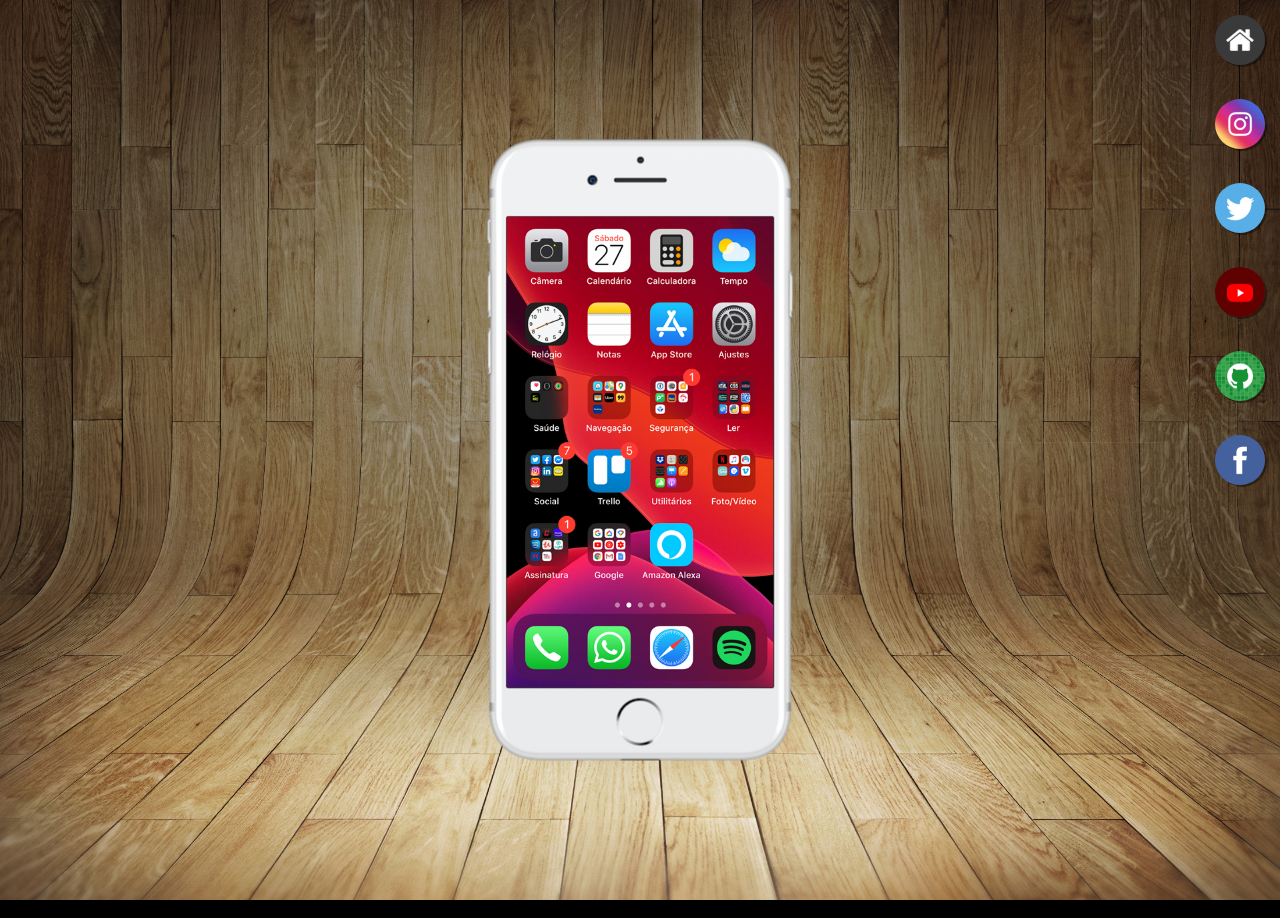
<file: index.html>
<!DOCTYPE html>
<html lang="pt-br">
<head>
    <meta charset="UTF-8">
    <meta name="viewport" content="width=device-width, initial-scale=1.0">
    <link rel="shortcut icon" href="favicon.ico" type="image/x-icon">
    <link rel="stylesheet" href="estilos/style.css">
    <title>Projeto Redes Sociais</title>
</head>
<body>
    <main>
        <section id="telefone">
            <iframe src="home.html" name="tela" id="tela" frameborder="0">
                Seu navegador não é compativel com este iframe.
            </iframe>
        </section>
        <section id="redes-sociais">
            <a href="home.html" target="tela"><img src="imagens/logo-home.jpg" alt="Home"></a><br>
            <a href="instagram.html" target="tela"><img src="imagens/logo-instagram.jpg" alt="Instagram"></a><br>
            <a href="twitter.html" target="tela"><img src="imagens/logo-twitter.jpg" alt="Twitter"></a><br>
            <a href="youtube.html" target="tela"><img src="imagens/logo-youtube.jpg" alt="Youtube"></a><br>
            <a href="github.html" target="tela"><img src="imagens/logo-github.jpg" alt="Github"></a><br>
            <a href="facebook.html" target="tela"><img src="imagens/logo-facebook.jpg" alt="Facebook"></a>
        </section>
    </main>
</body>
</html><br>
</file>
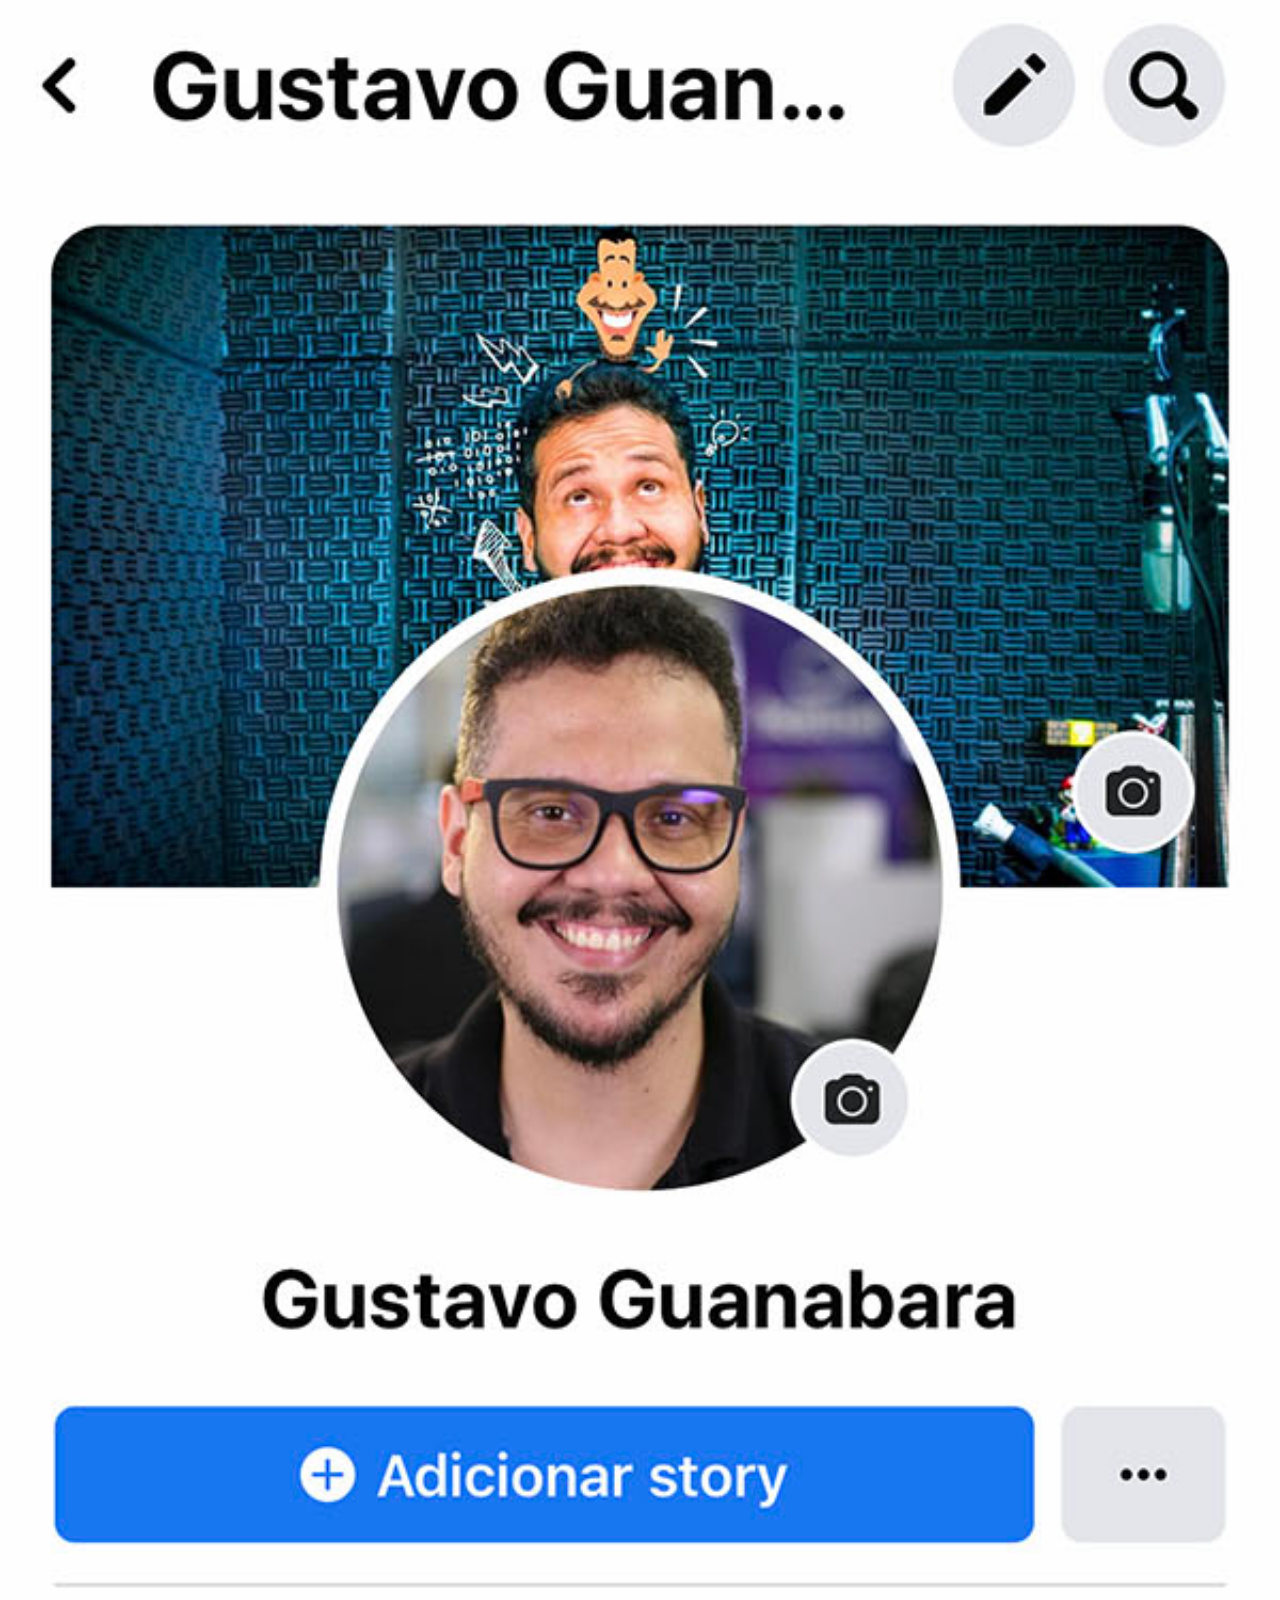
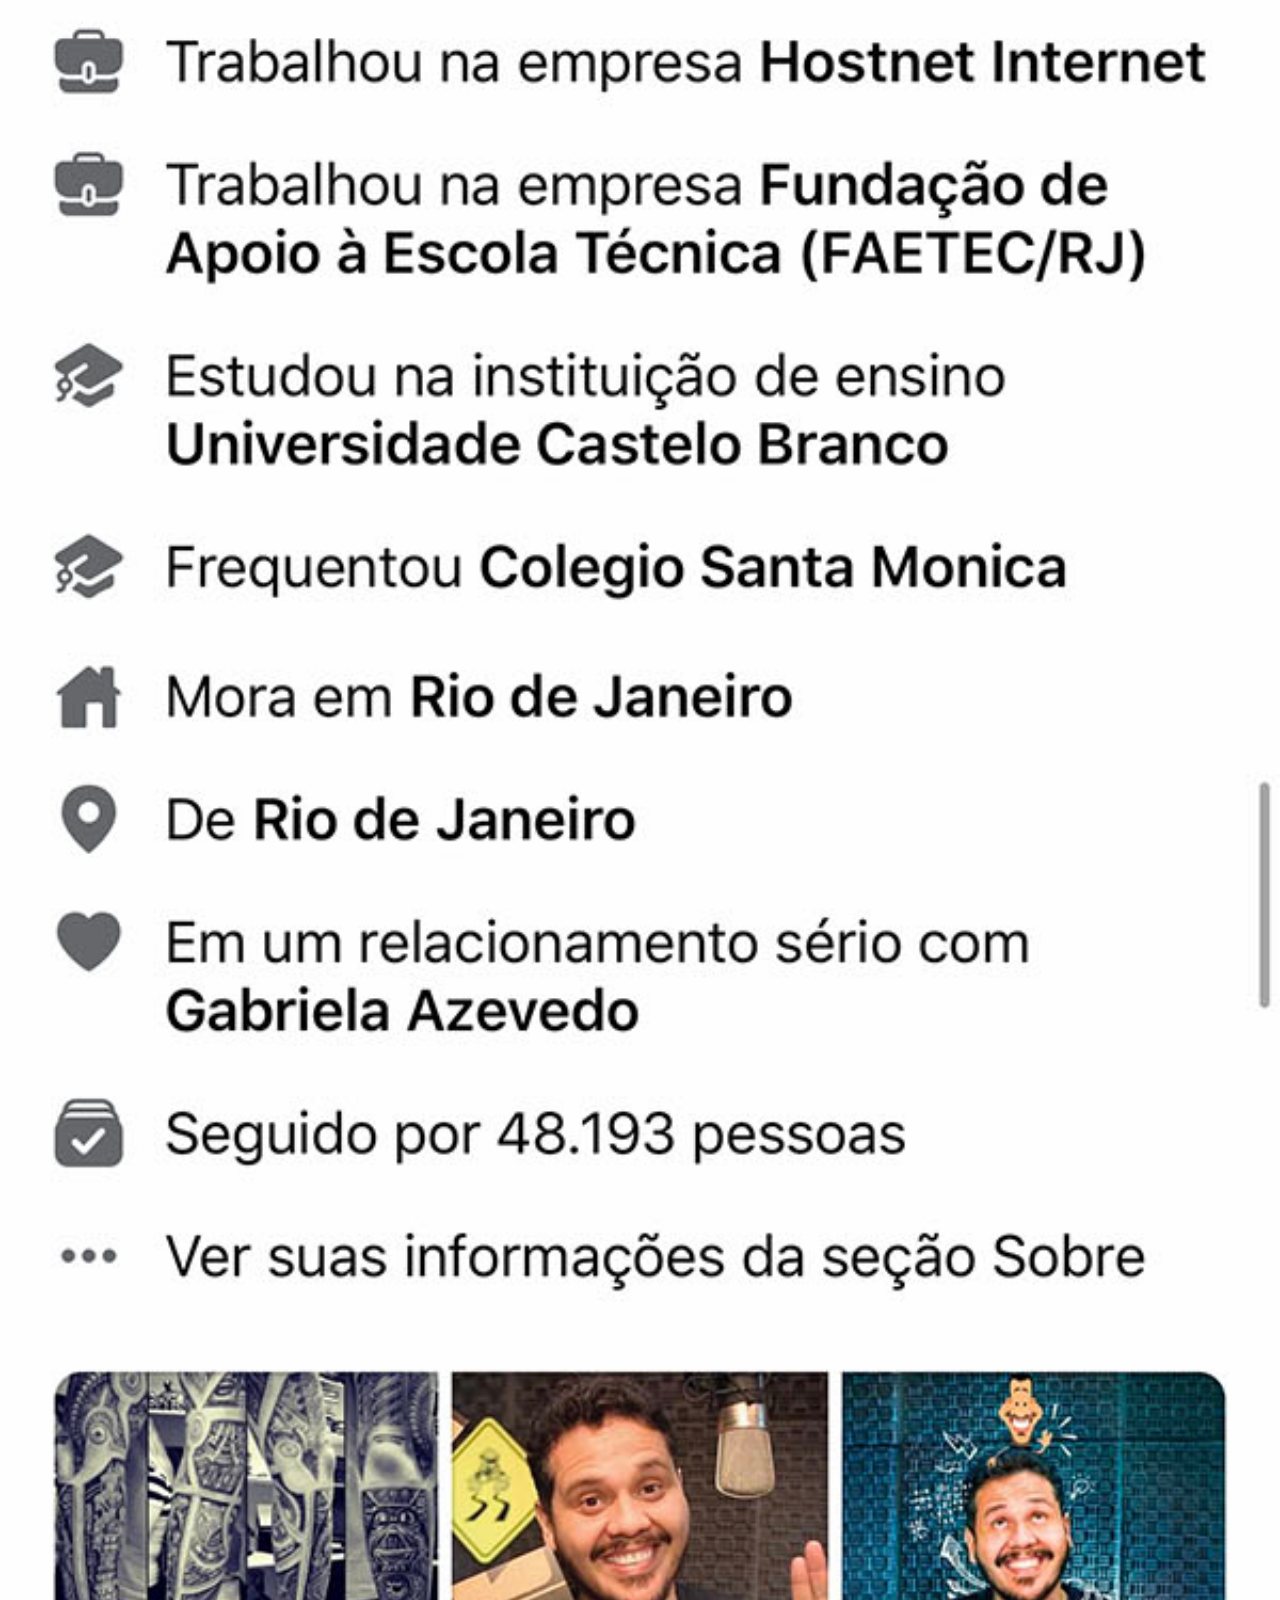
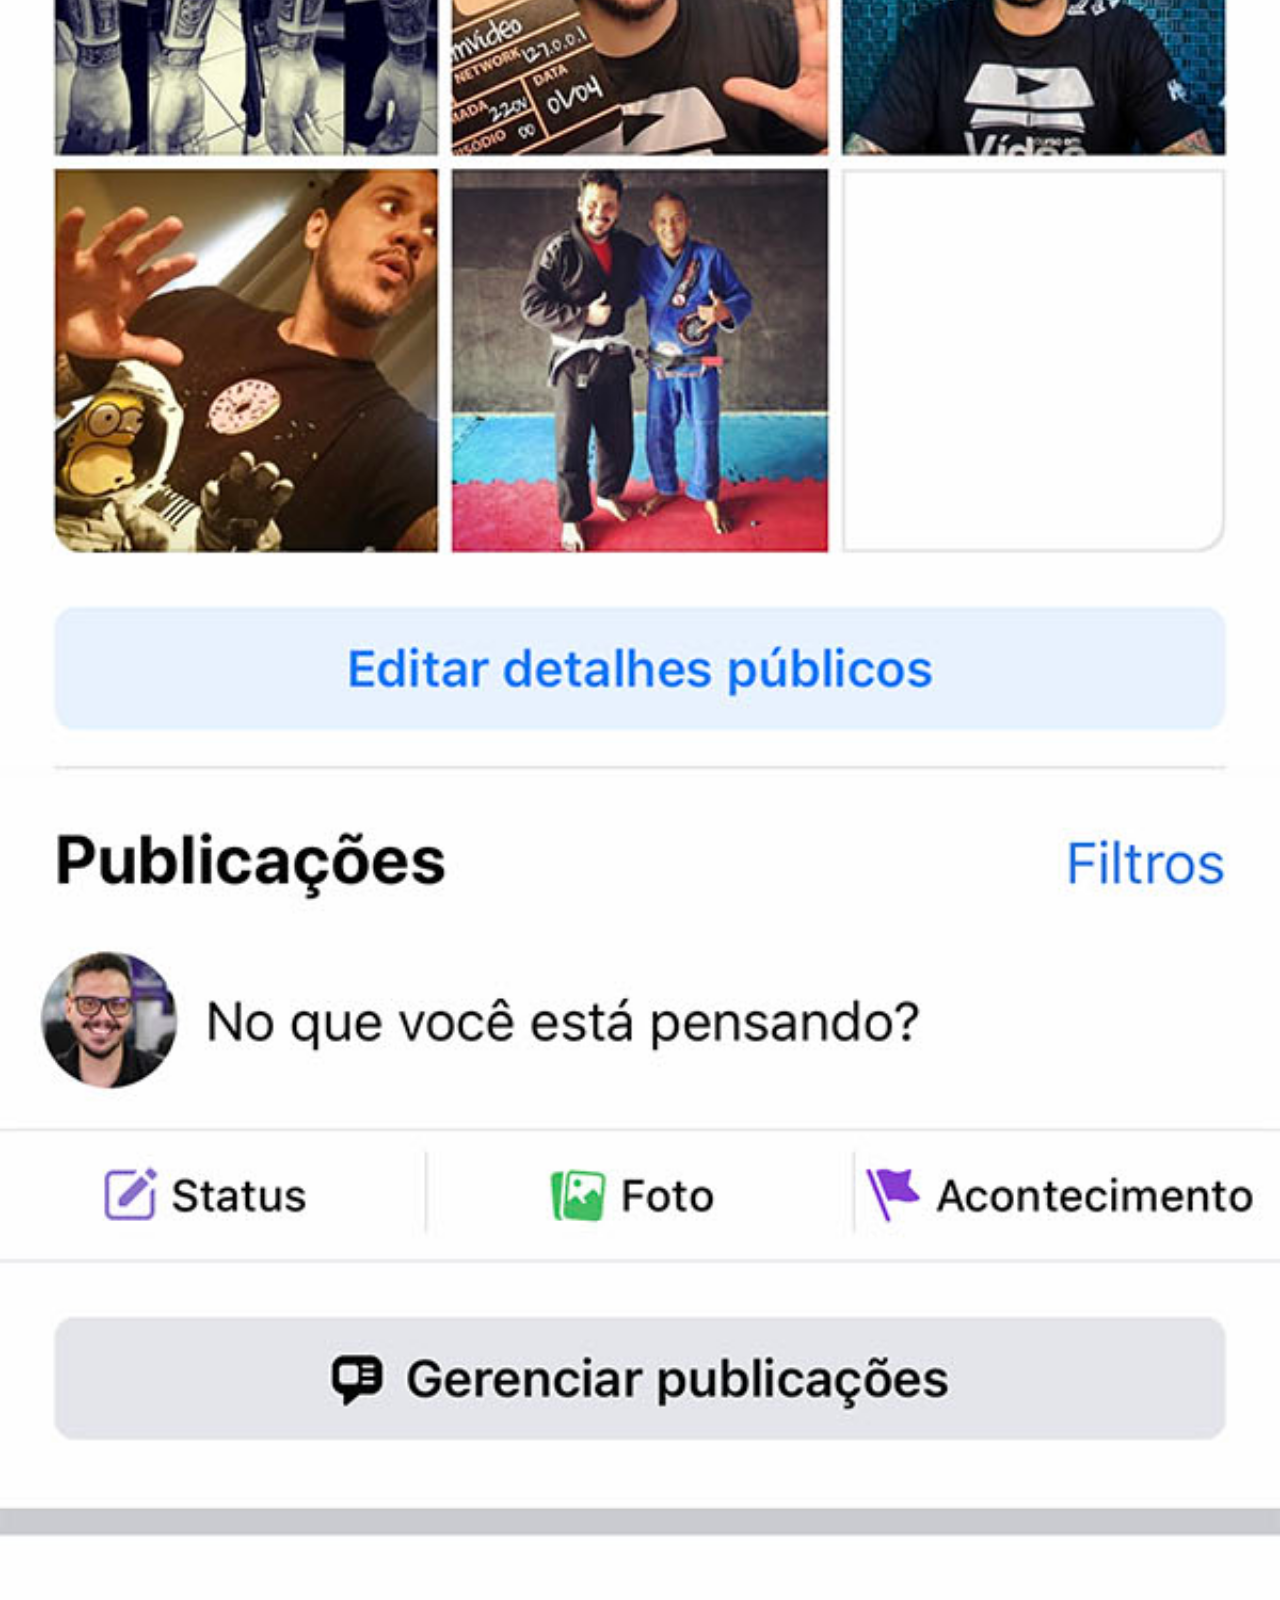
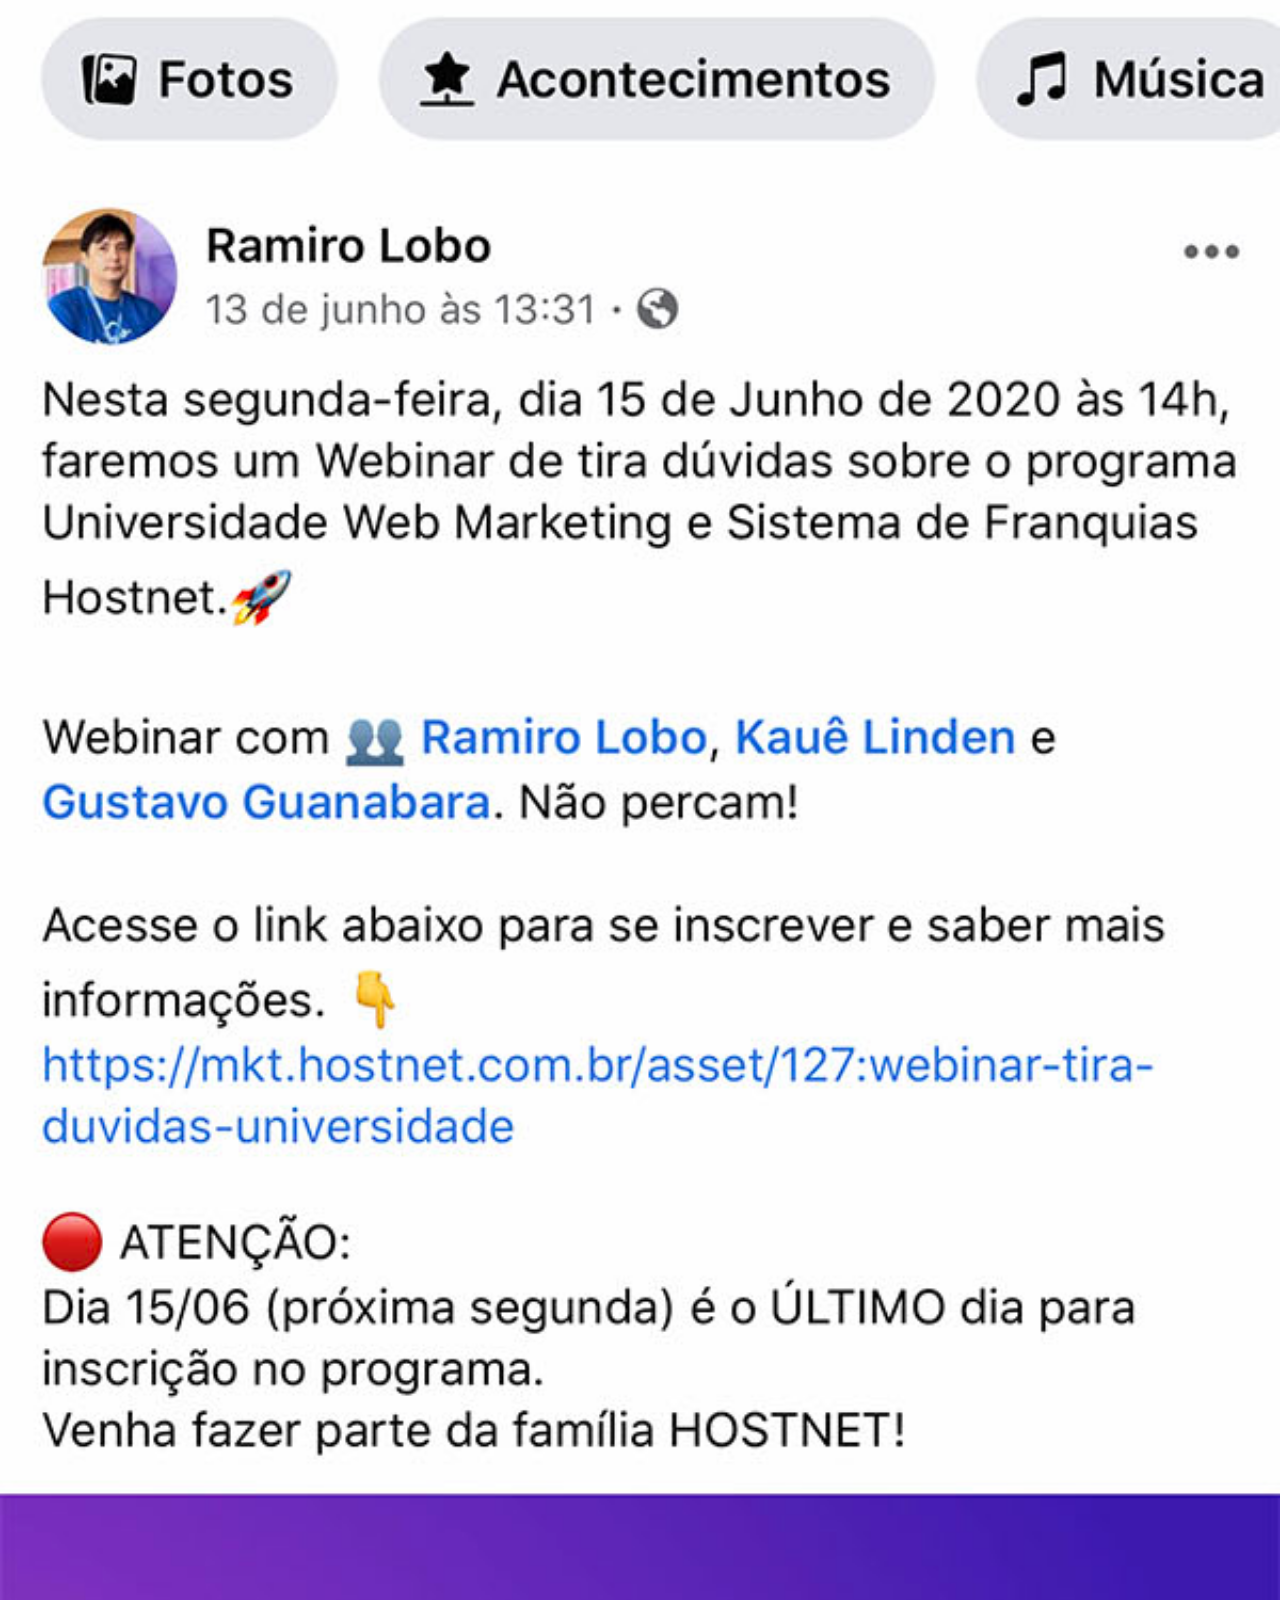
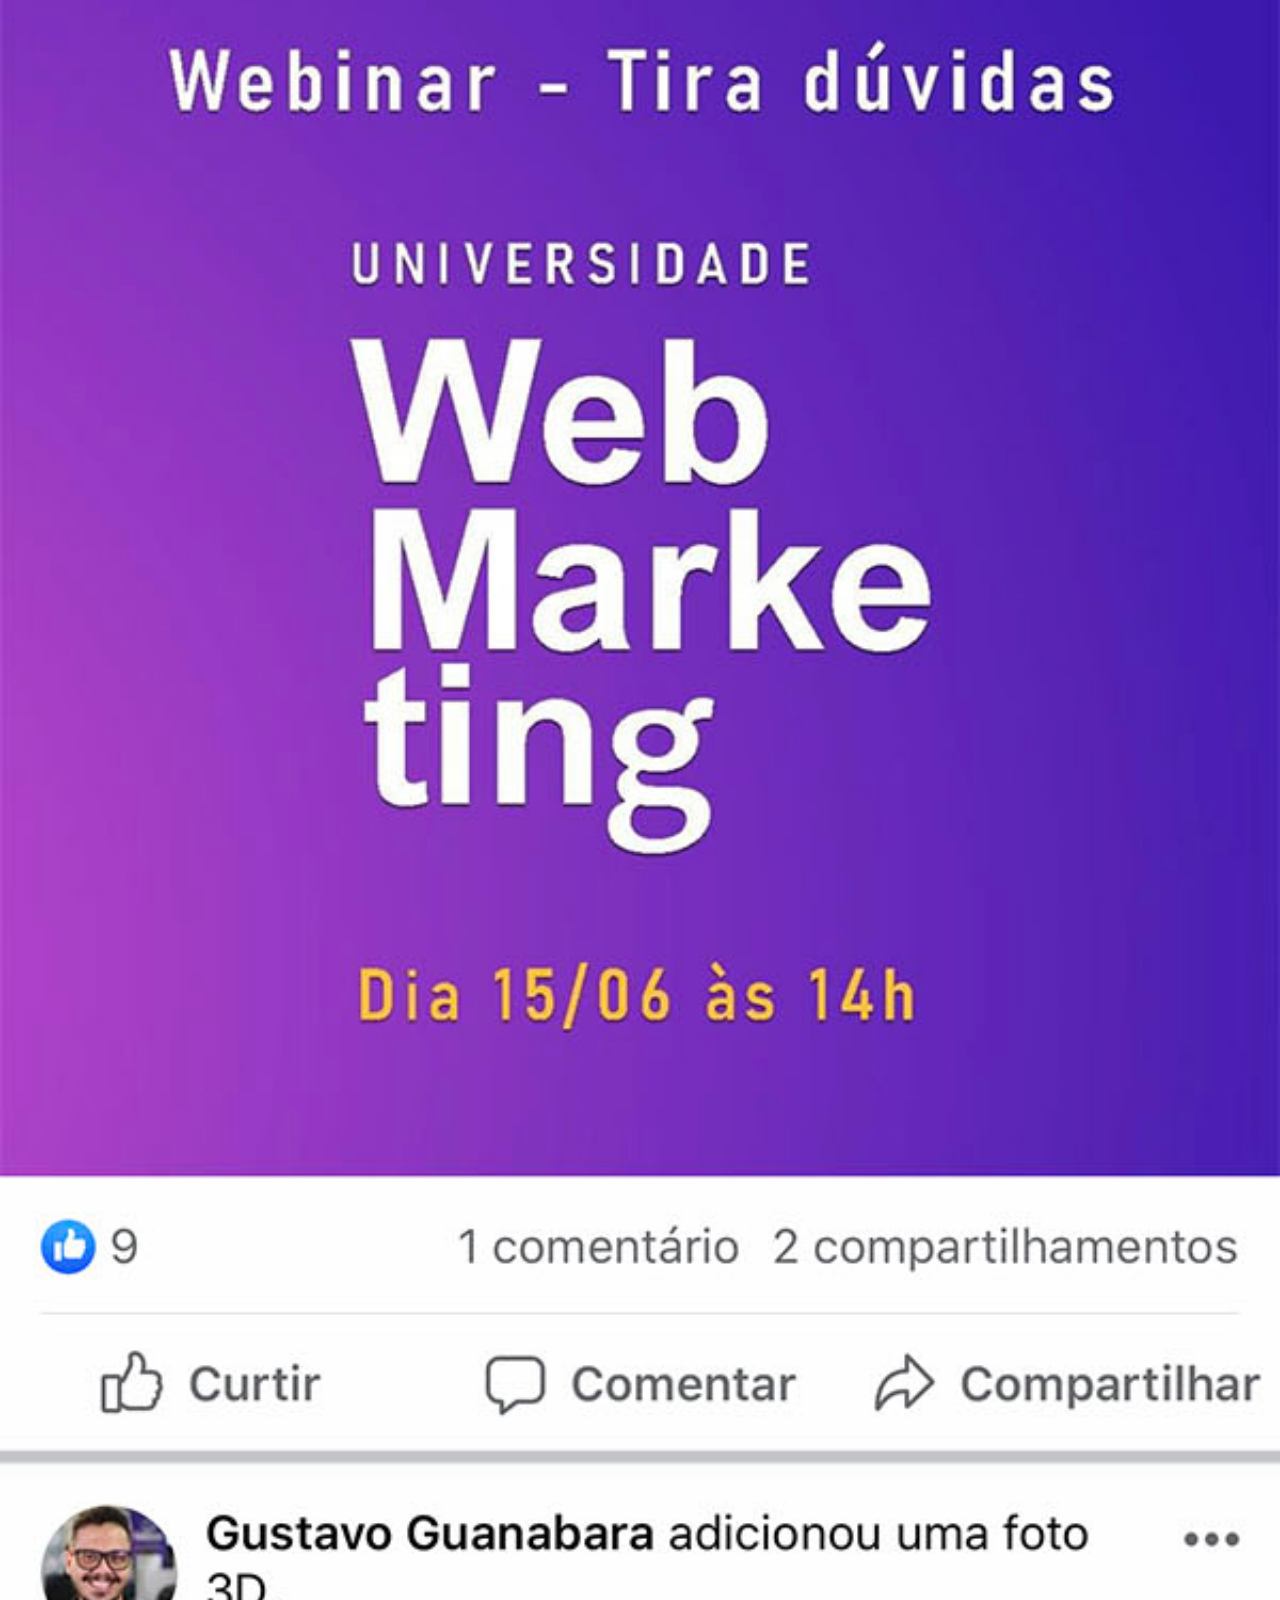
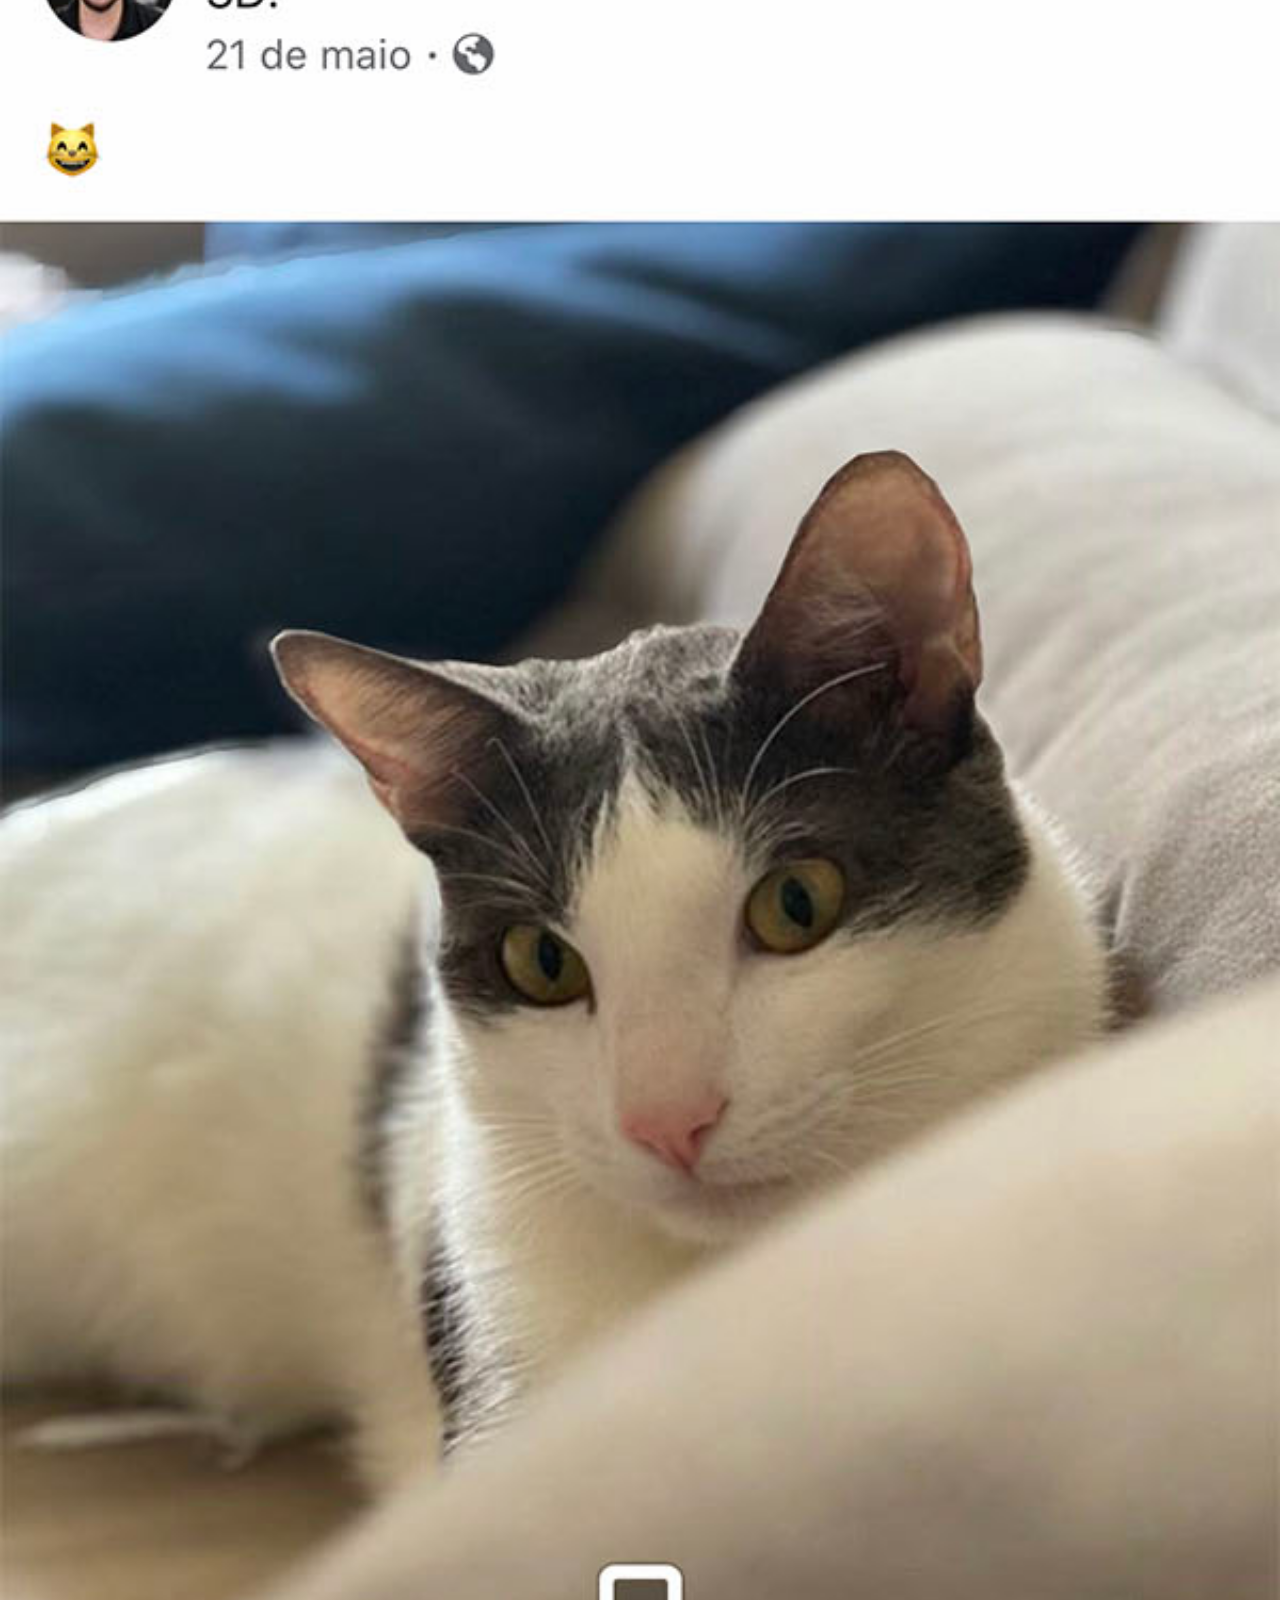
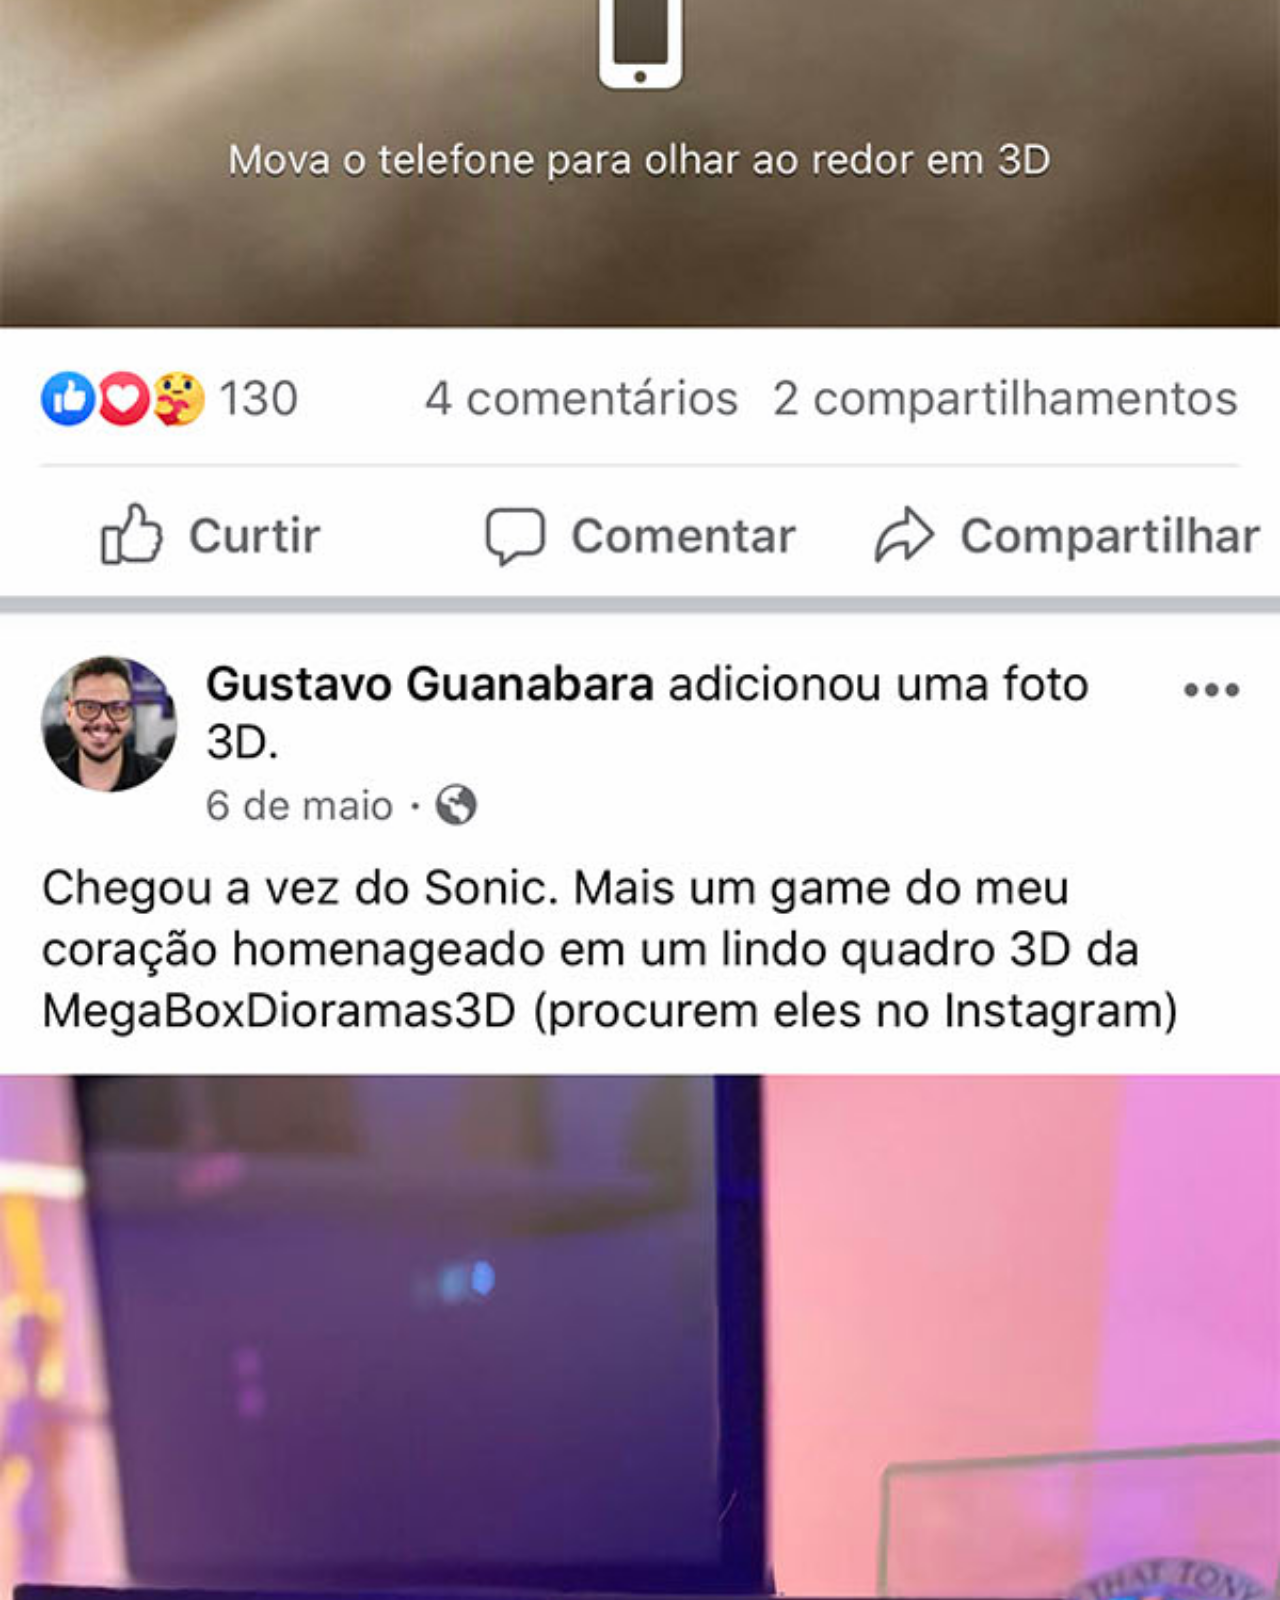
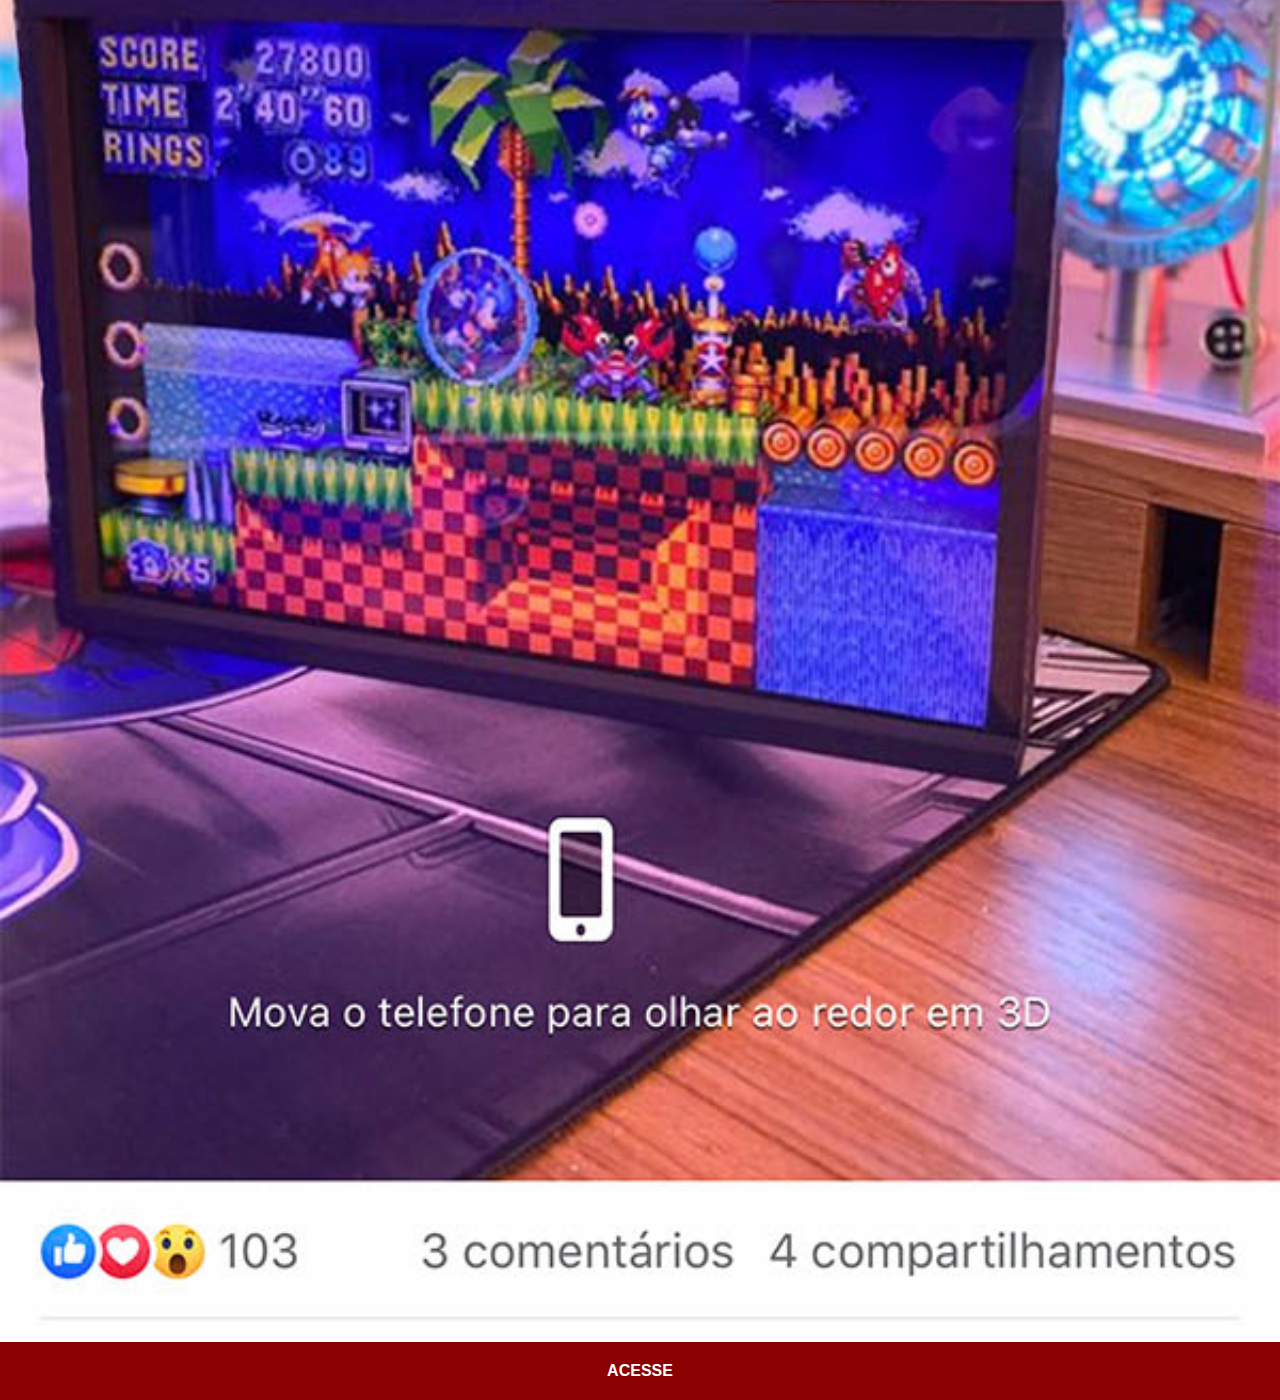
<file: facebook.html>
<!DOCTYPE html>
<html lang="pt-br">
<head>
    <meta charset="UTF-8">
    <meta name="viewport" content="width=device-width, initial-scale=1.0">
    <title>Facebook</title>
    <link rel="stylesheet" href="estilos/sociais.css">
</head>
<body>
    <img src="imagens/tela-facebook.jpg" alt="Facebook">
    <a href="https://www.facebook.com/gustavoguanabara/" target="_blank">ACESSE</a>
</body>
</html>
</file>
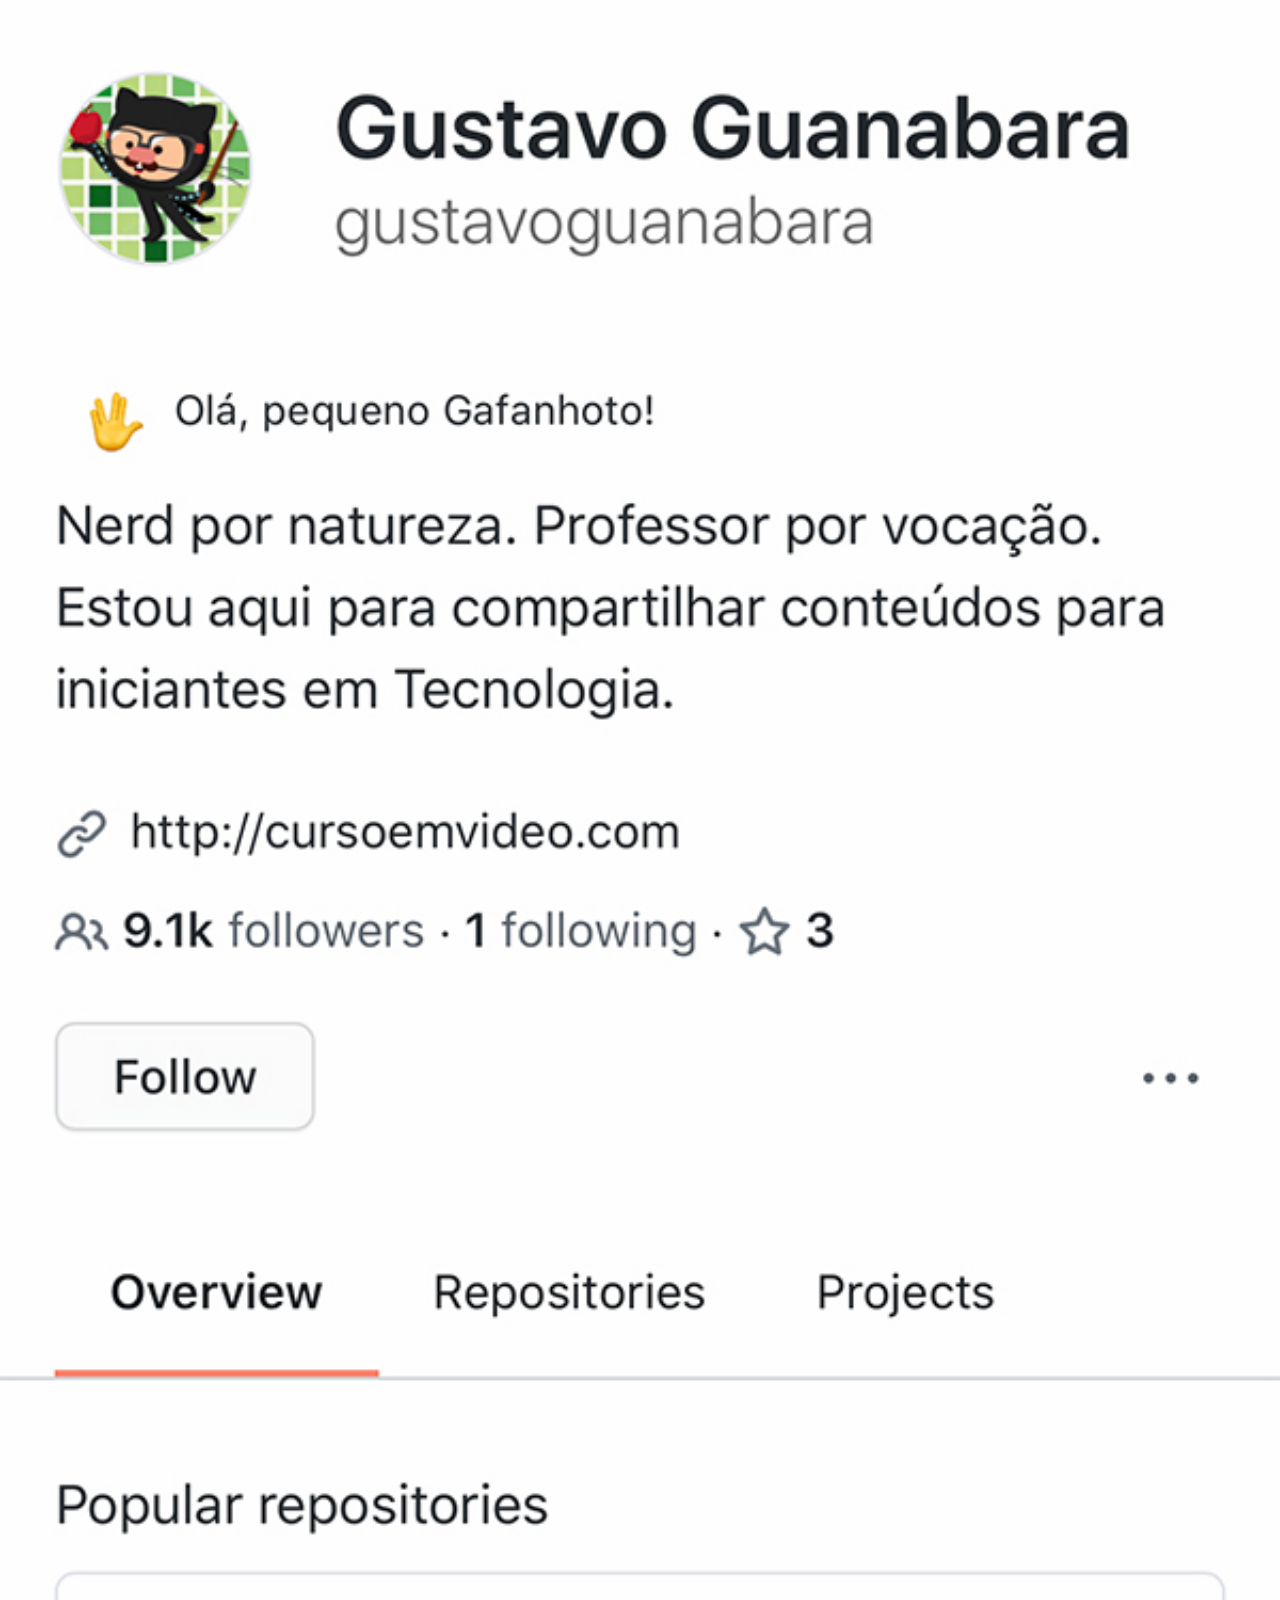
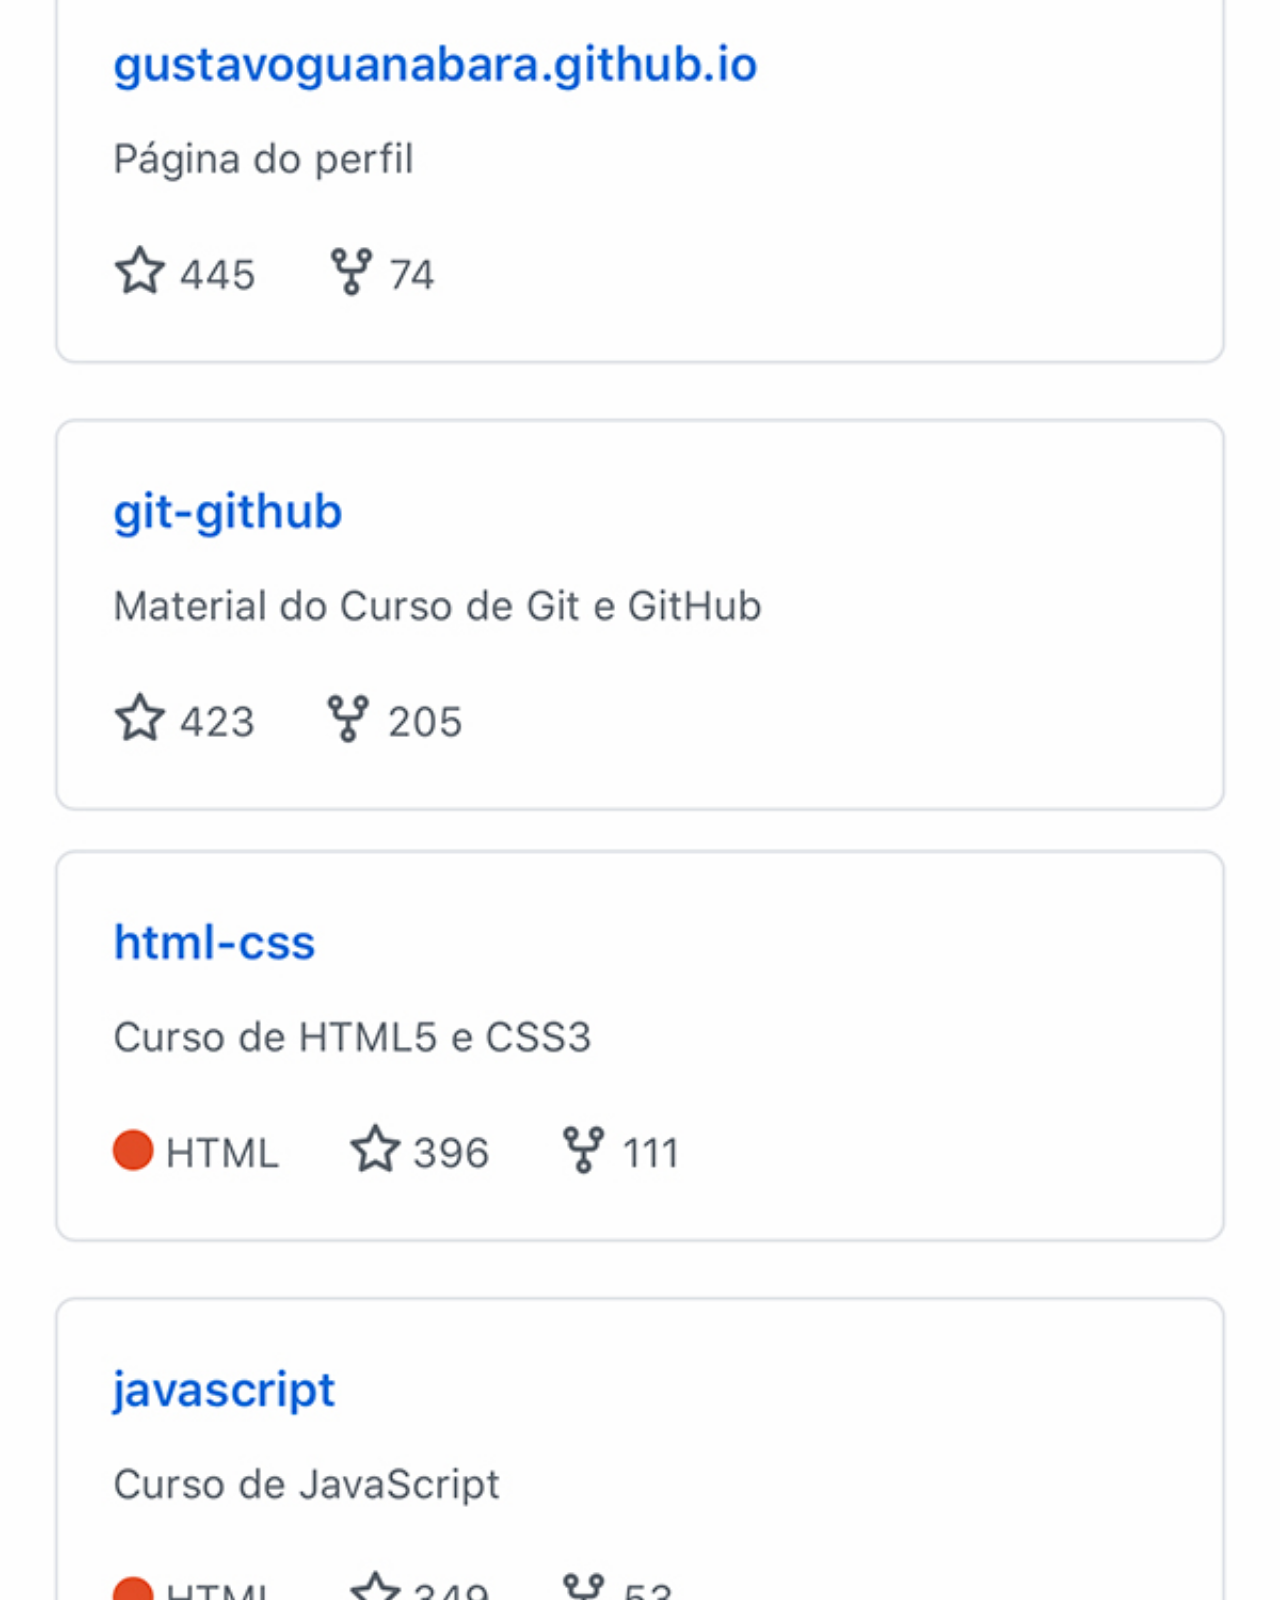
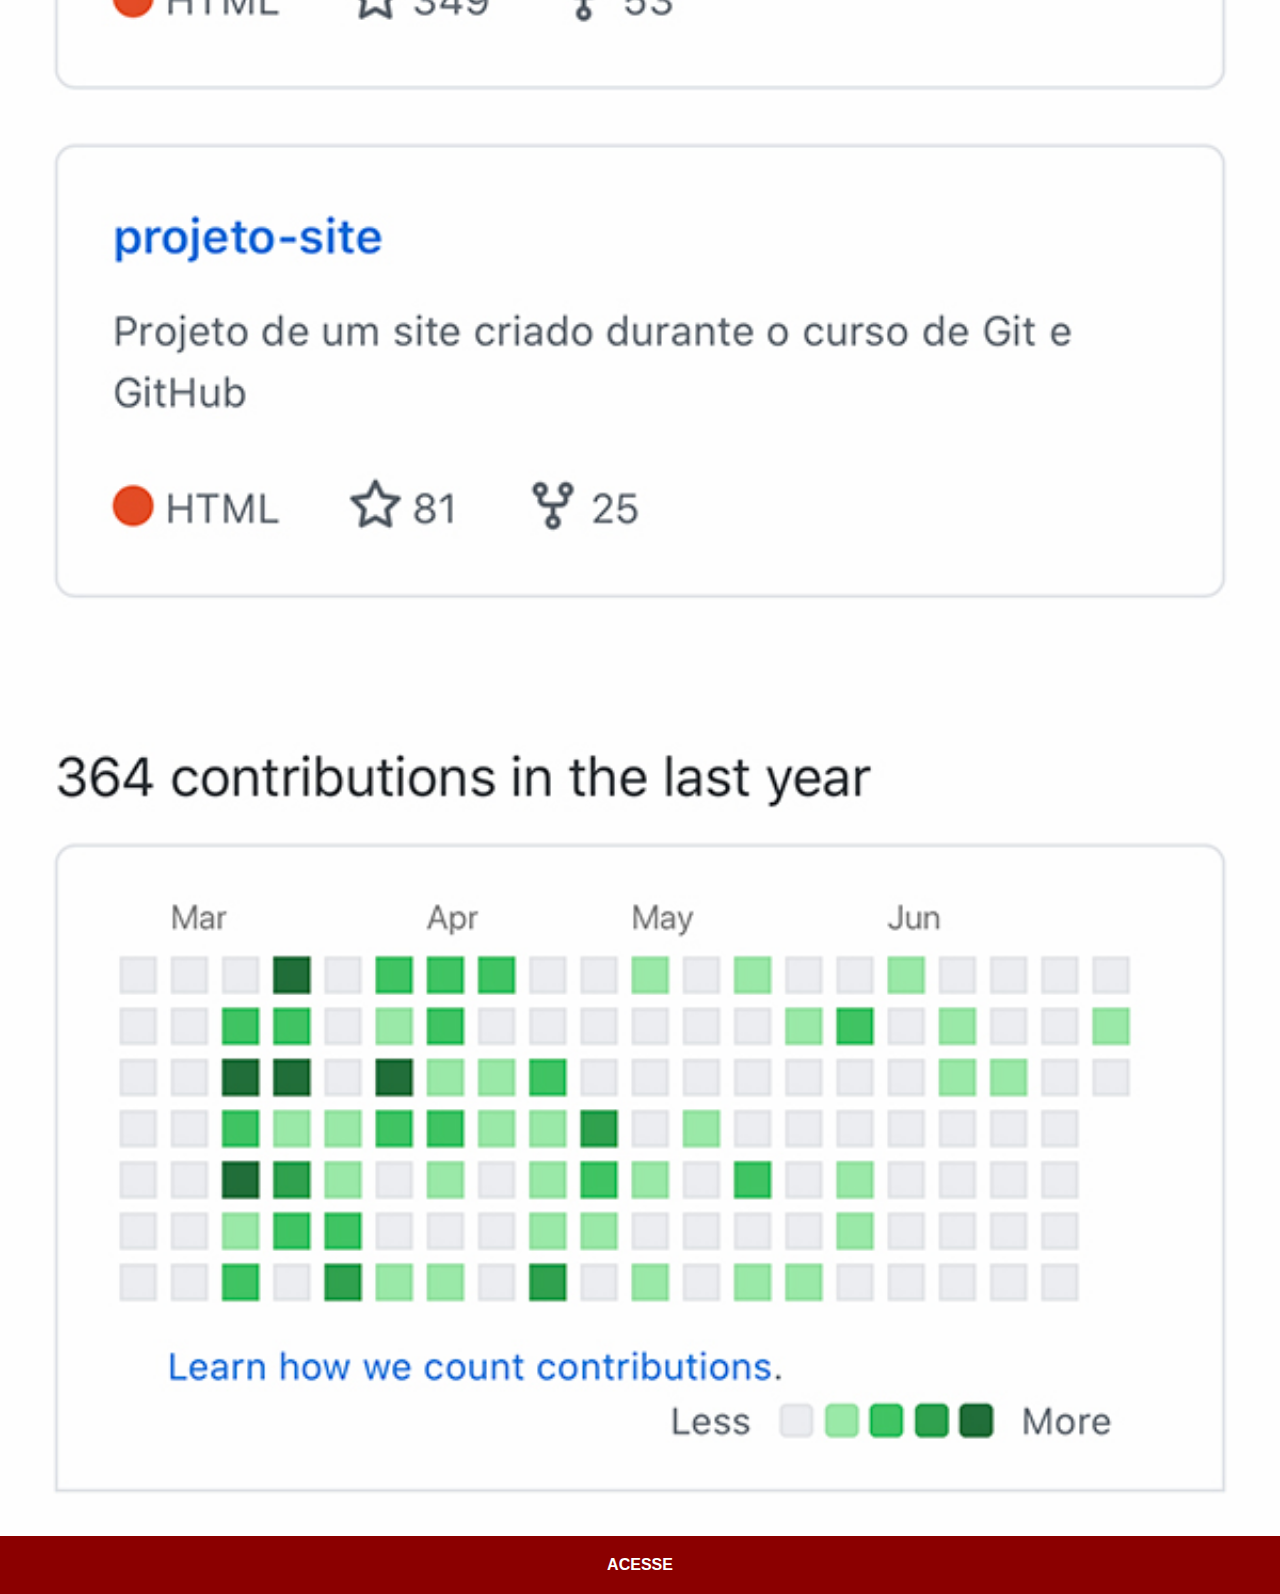
<file: github.html>
<!DOCTYPE html>
<html lang="pt-br">
<head>
    <meta charset="UTF-8">
    <meta name="viewport" content="width=device-width, initial-scale=1.0">
    <title>GitHub</title>
    <link rel="stylesheet" href="estilos/sociais.css">
</head>
<body>
    <img src="imagens/tela-github.jpg" alt="GitHub">
    <a href="https://github.com/gustavoguanabara" target="_blank">ACESSE</a>
</body>
</html>
</file>
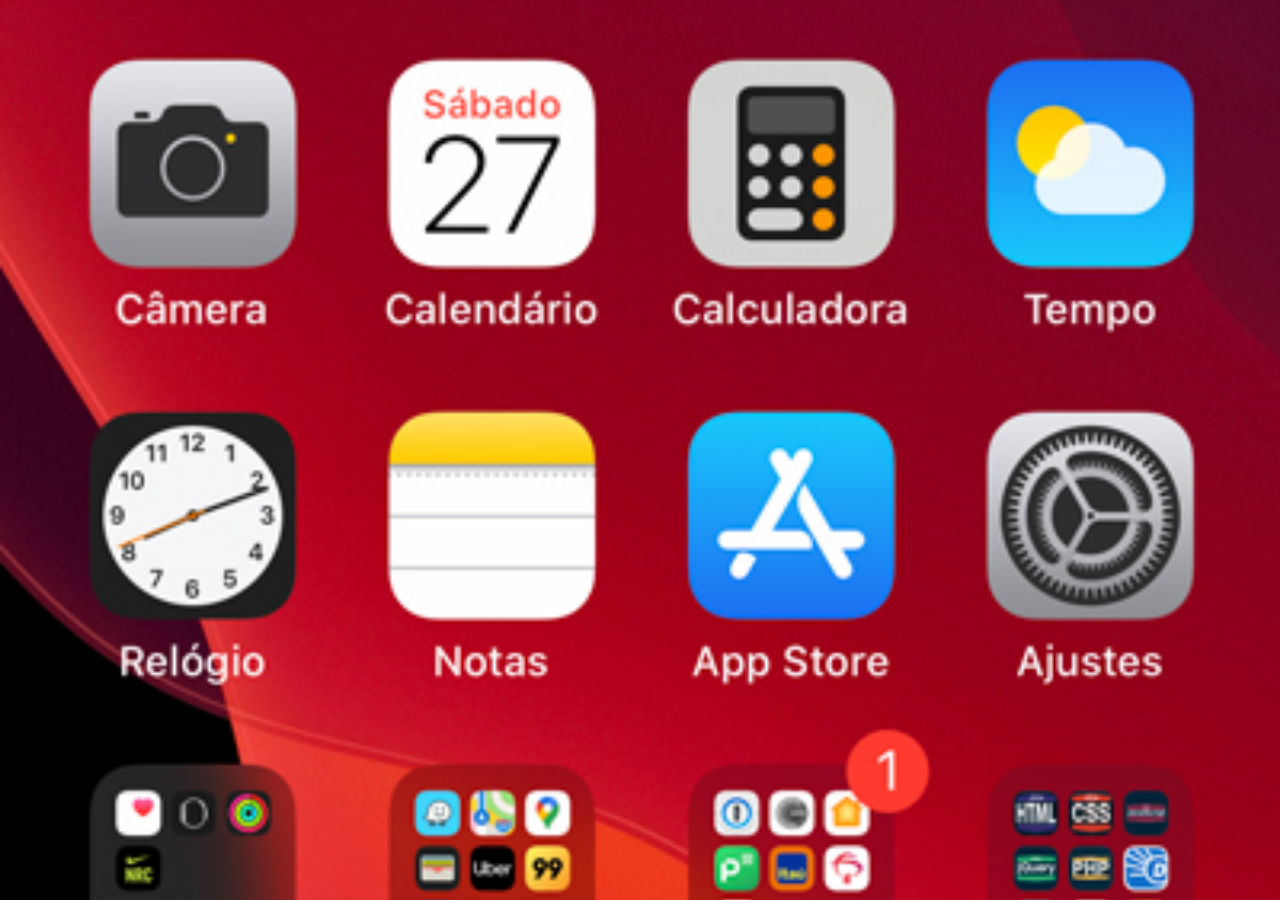
<file: home.html>
<!DOCTYPE html>
<html lang="pt-br">
<head>
    <meta charset="UTF-8">
    <meta name="viewport" content="width=device-width, initial-scale=1.0">
    <title>Home</title>
</head>
<style>
    * {
        margin: 0px;
        padding: 0px;
    }

    body {
        width: 100vw;/* 100vw significa 100% da largura da janela de visualização. */
        height: 100vh;/* 100vh significa 100% da altura da janela de visualização. */
        background: black url('imagens/tela-home.jpg') no-repeat top center;
        background-size: cover;
    }
</style>
<body>
    
</body>
</html>
</file>
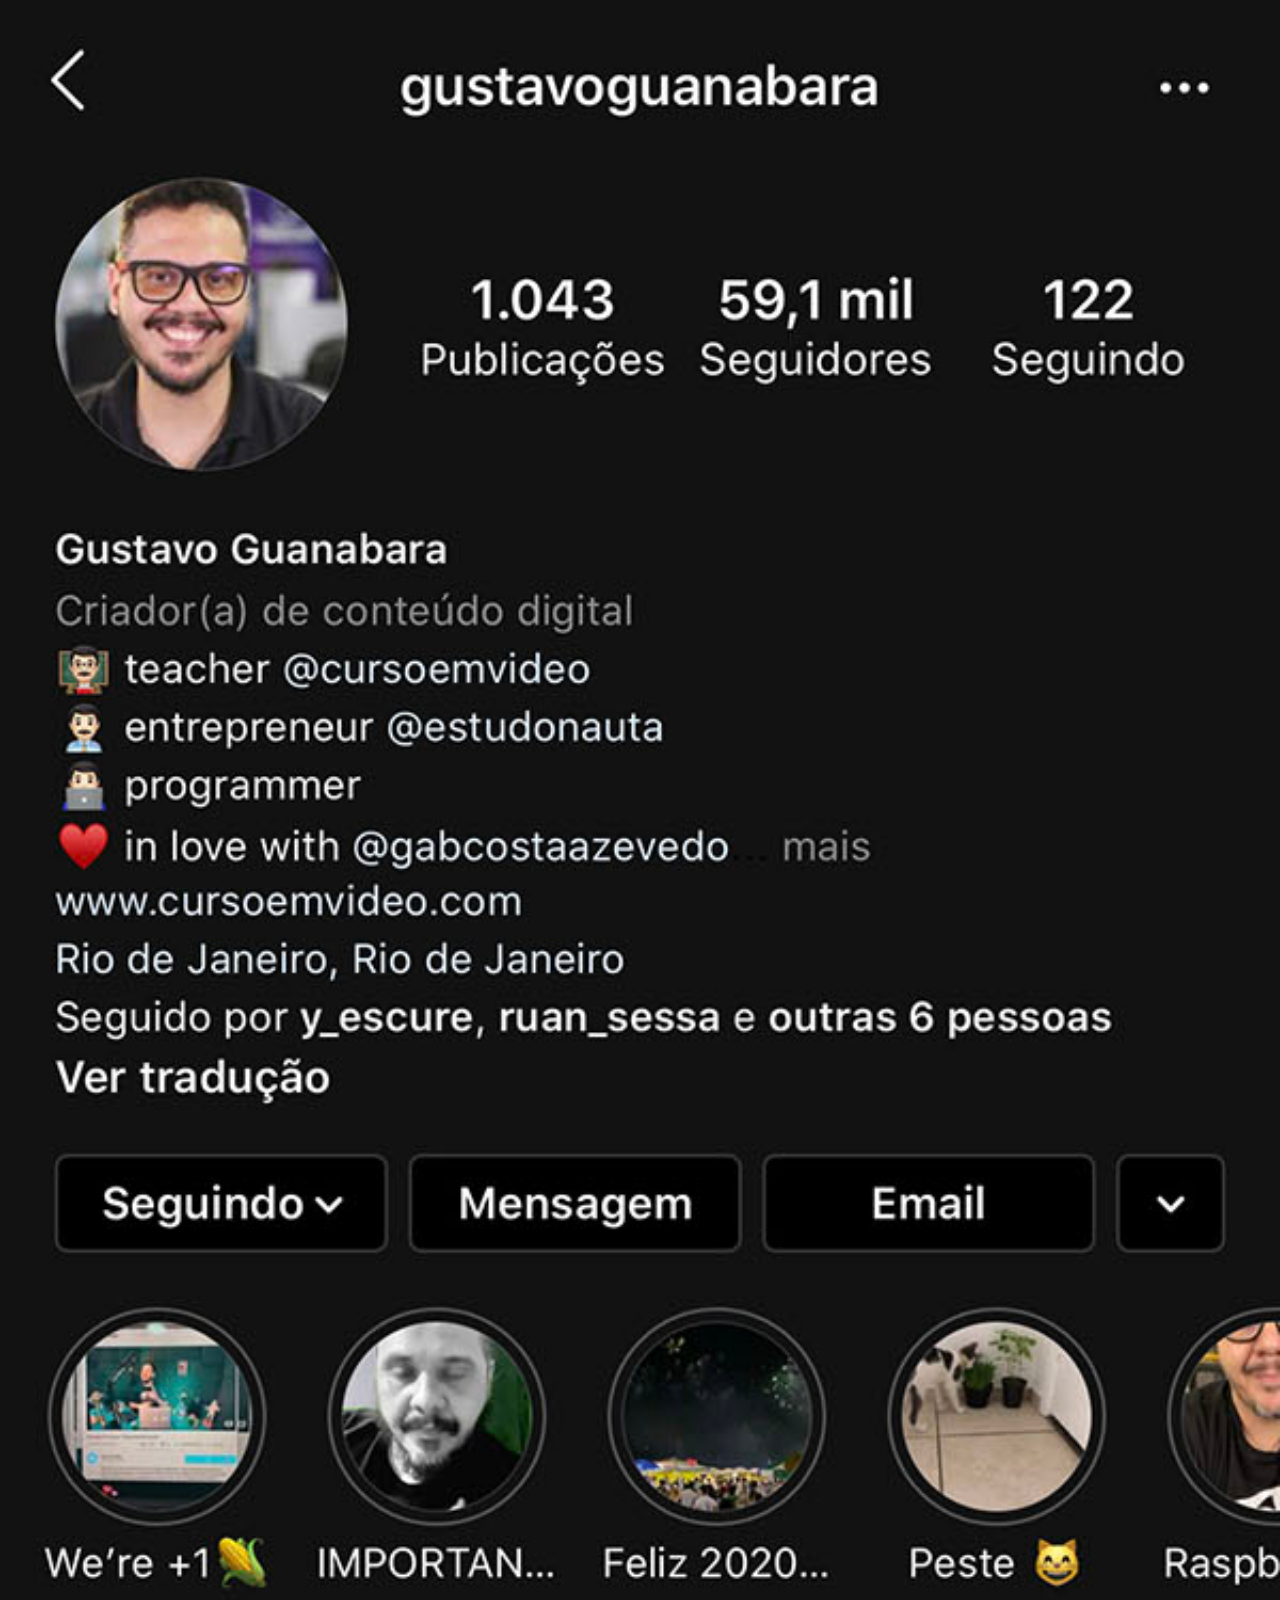
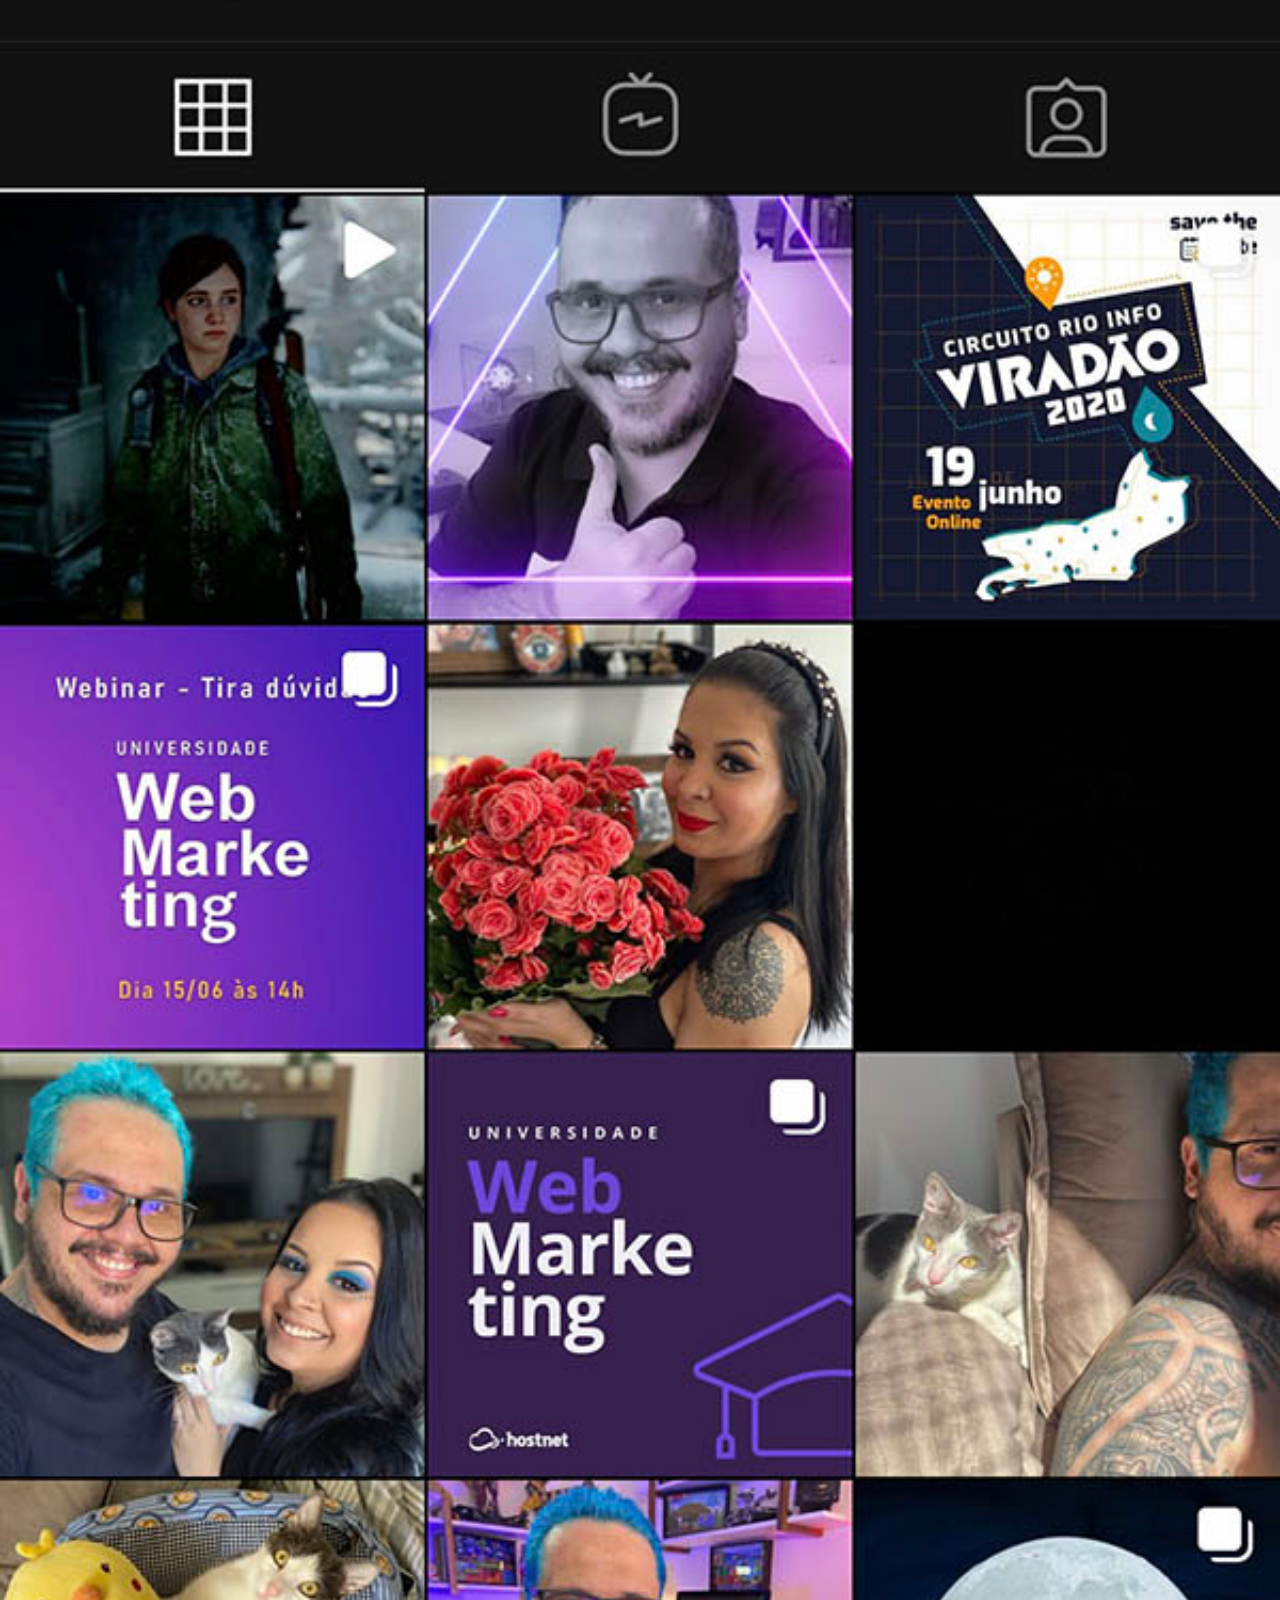
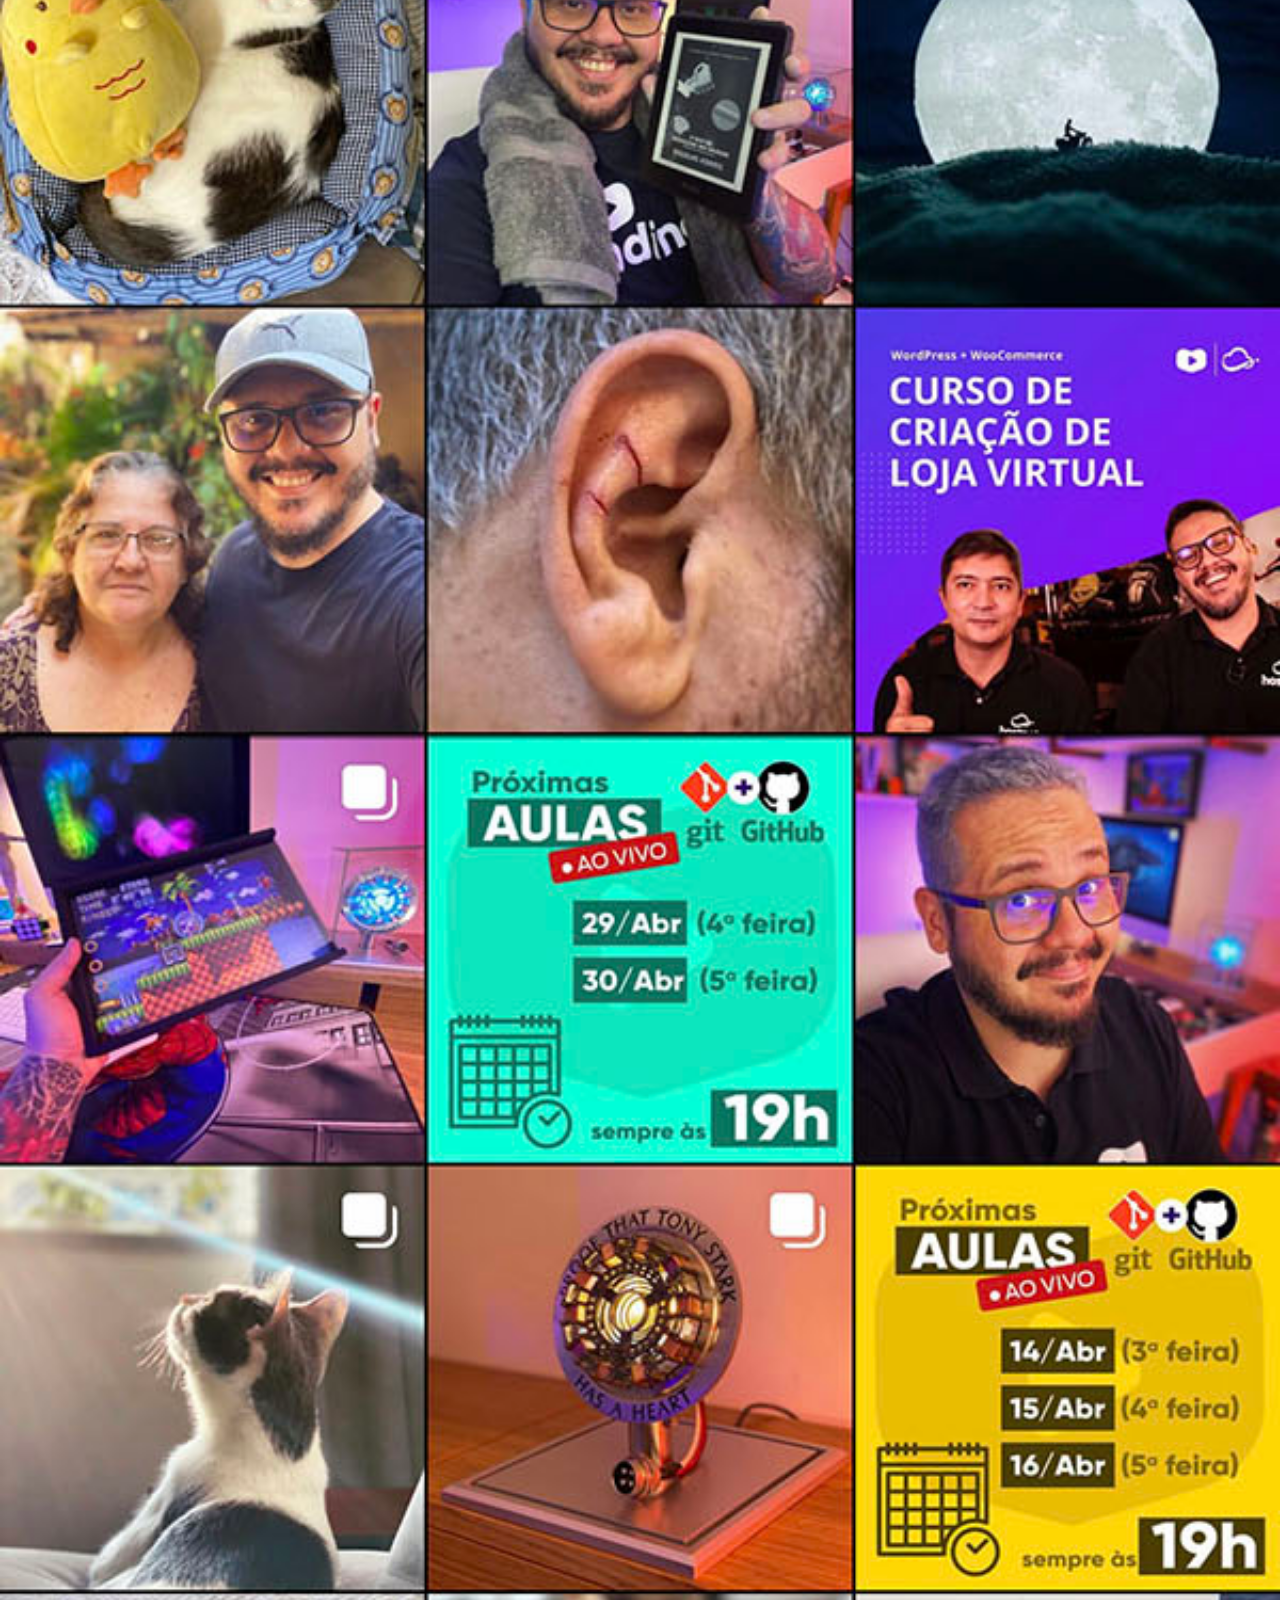
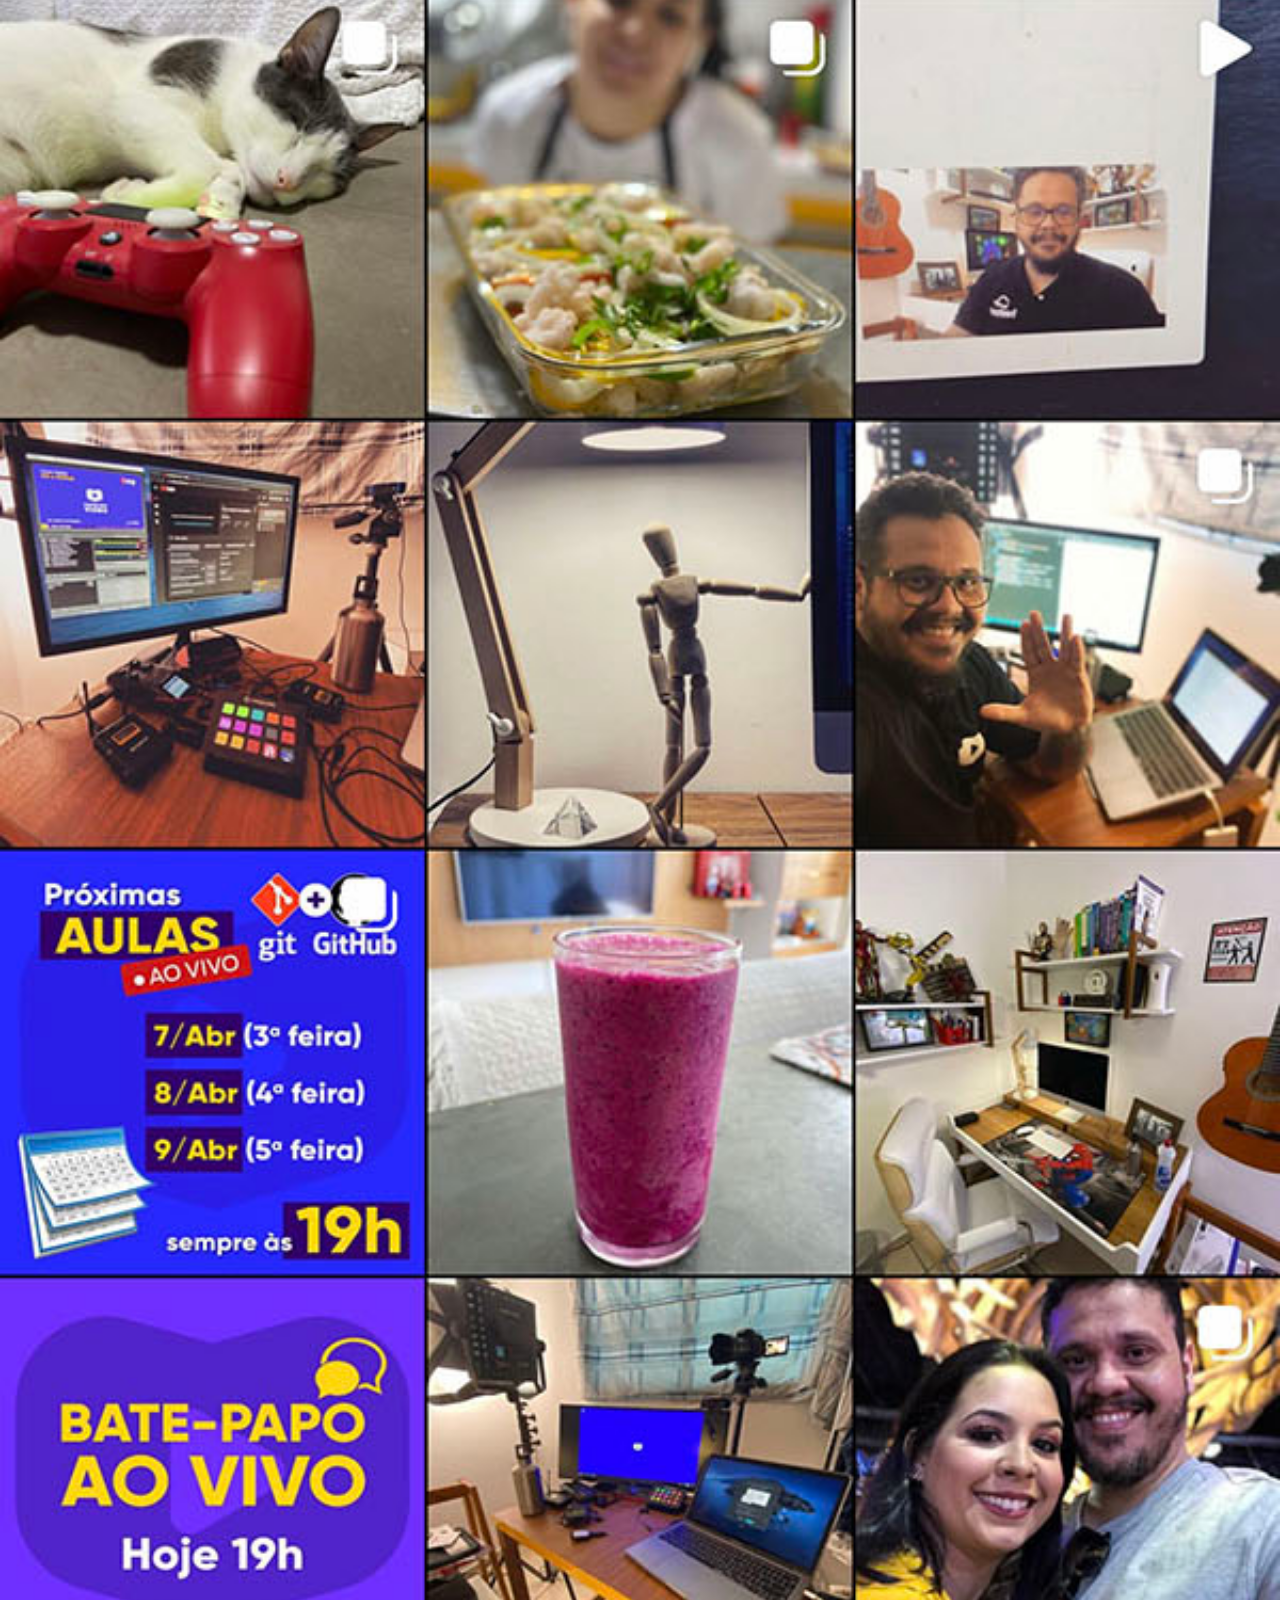
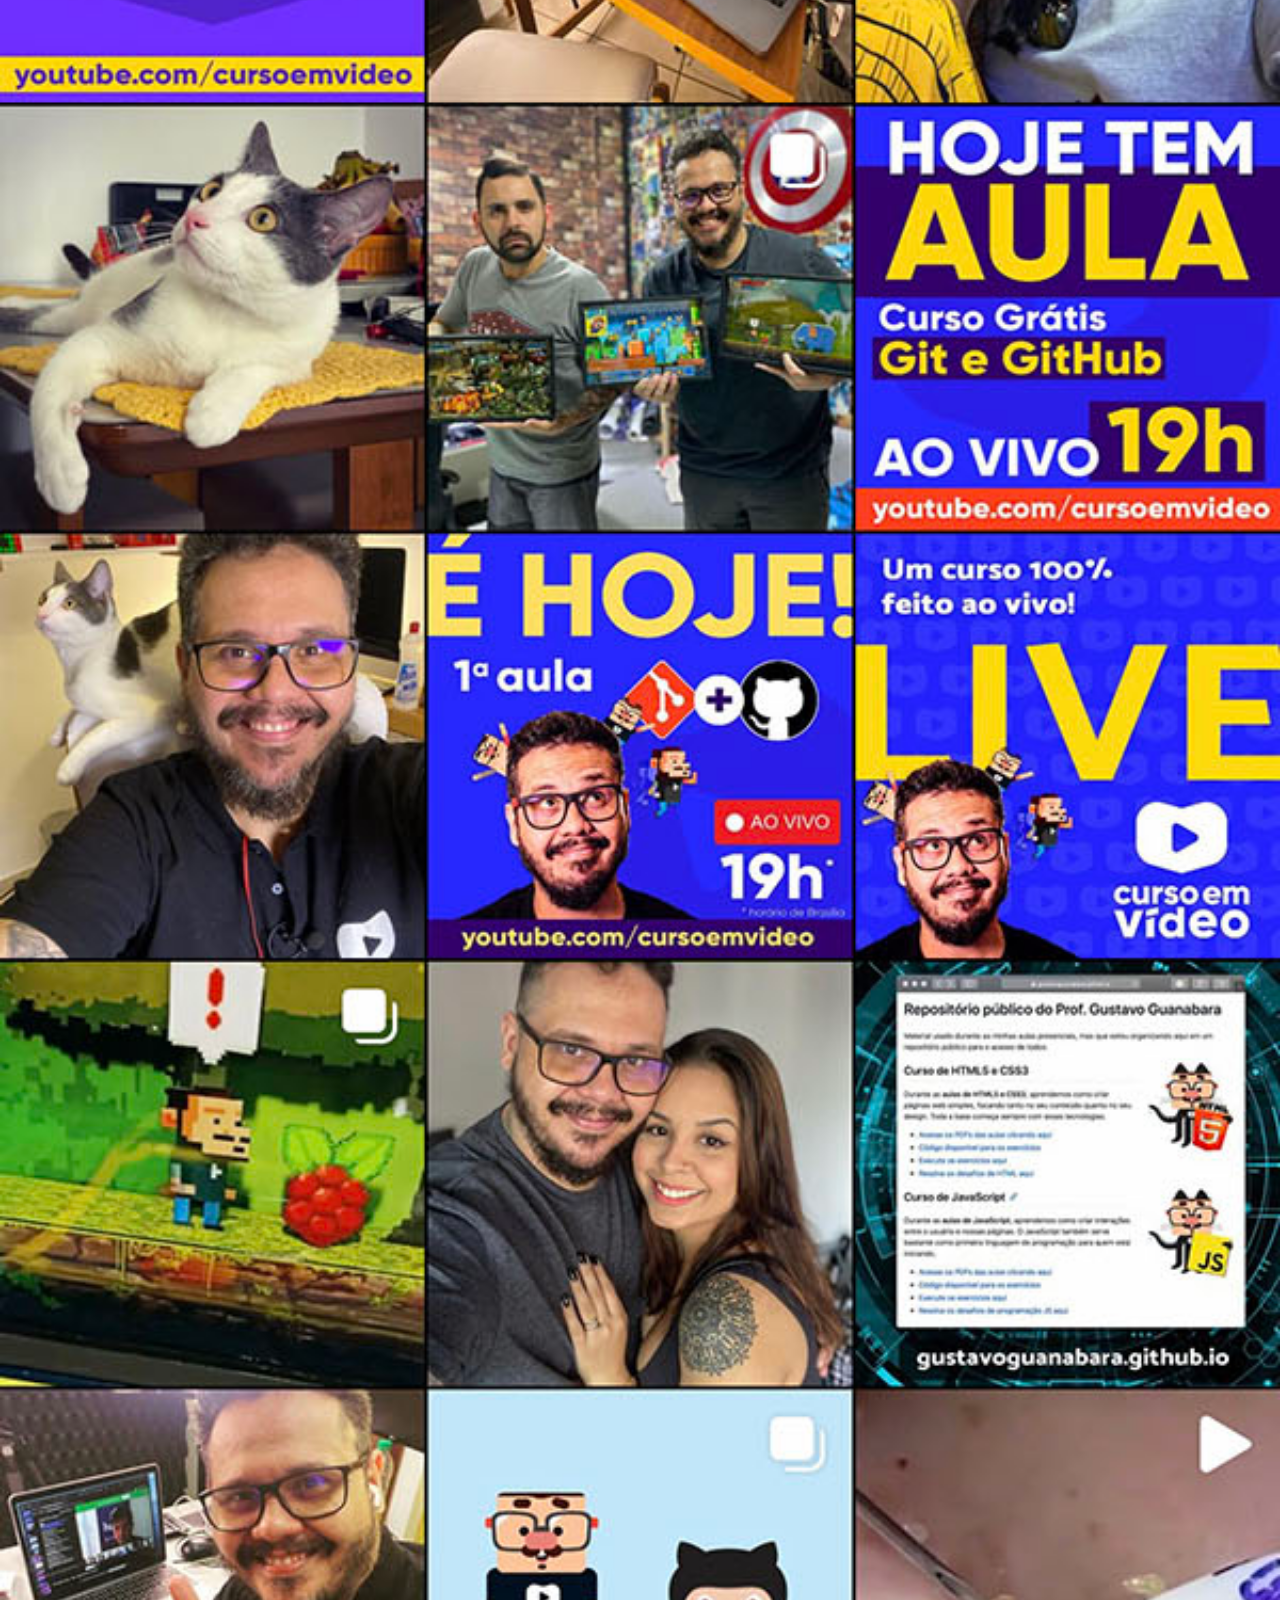
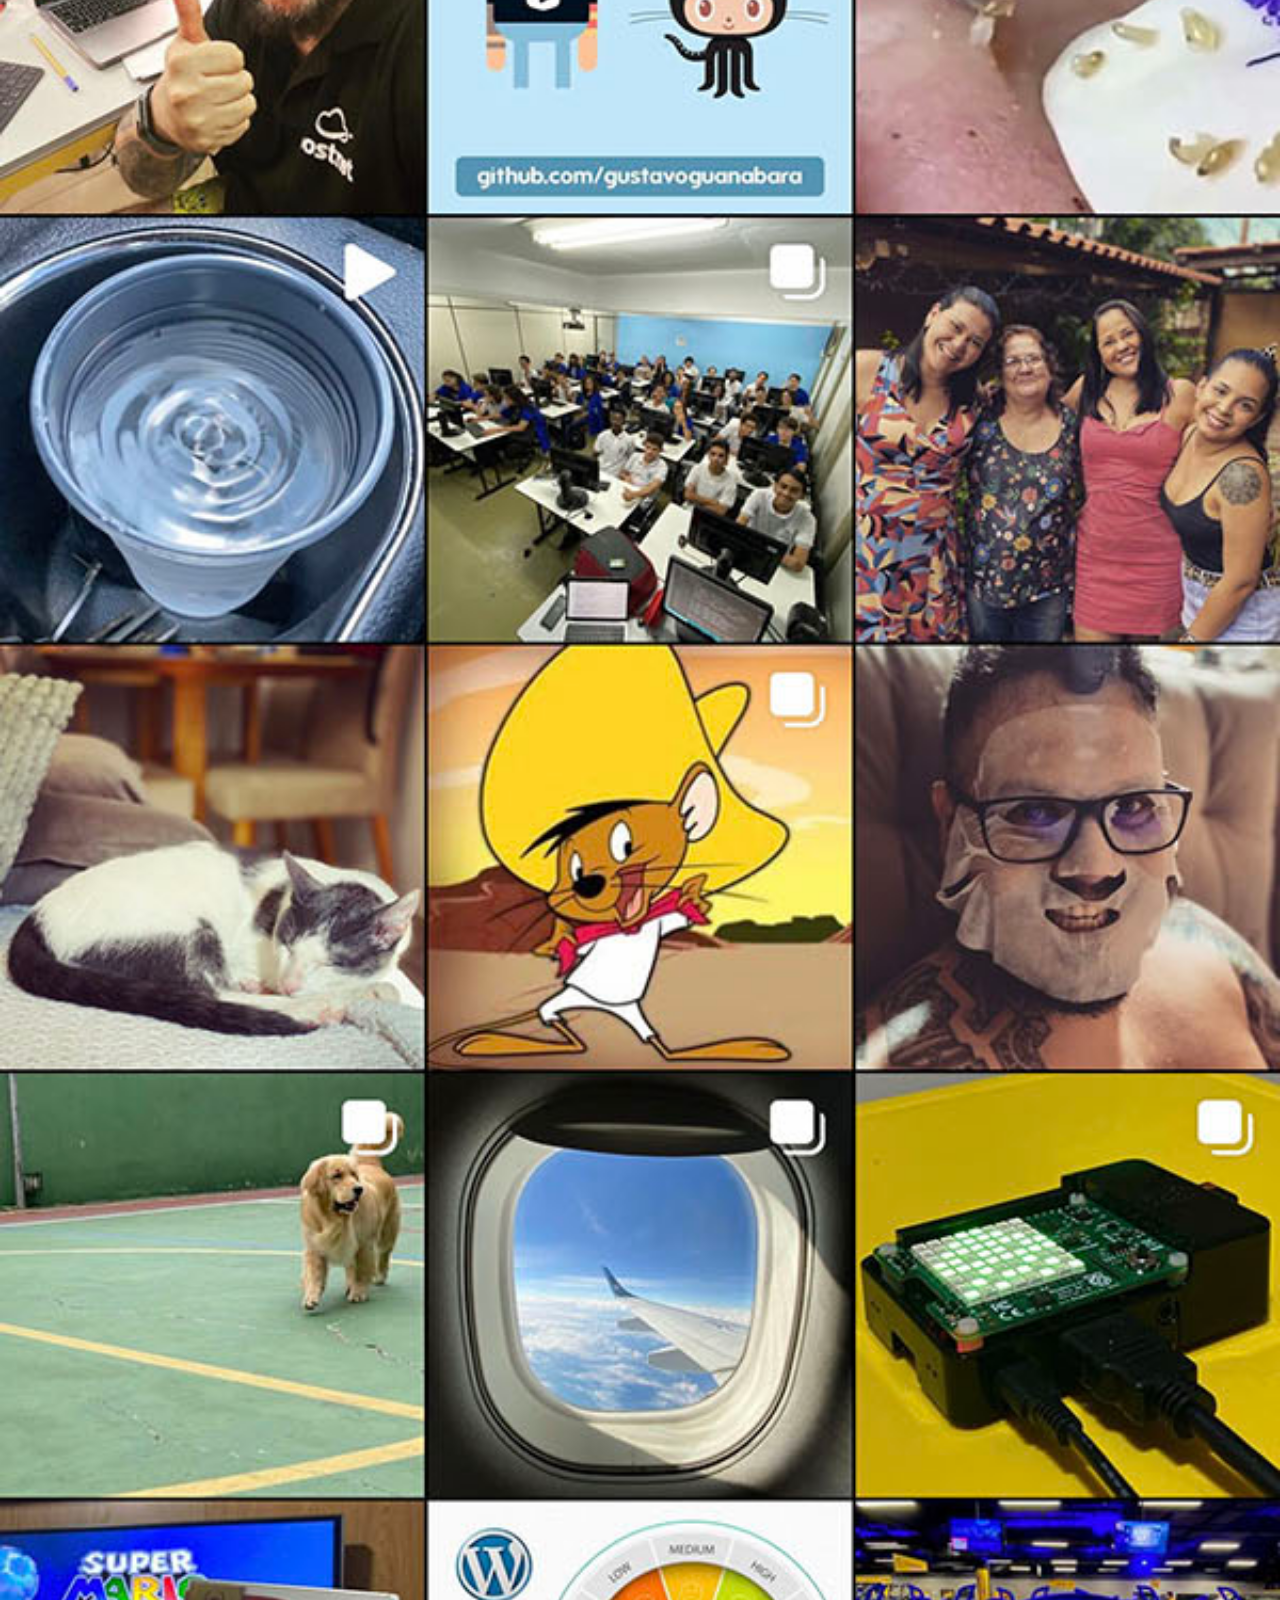
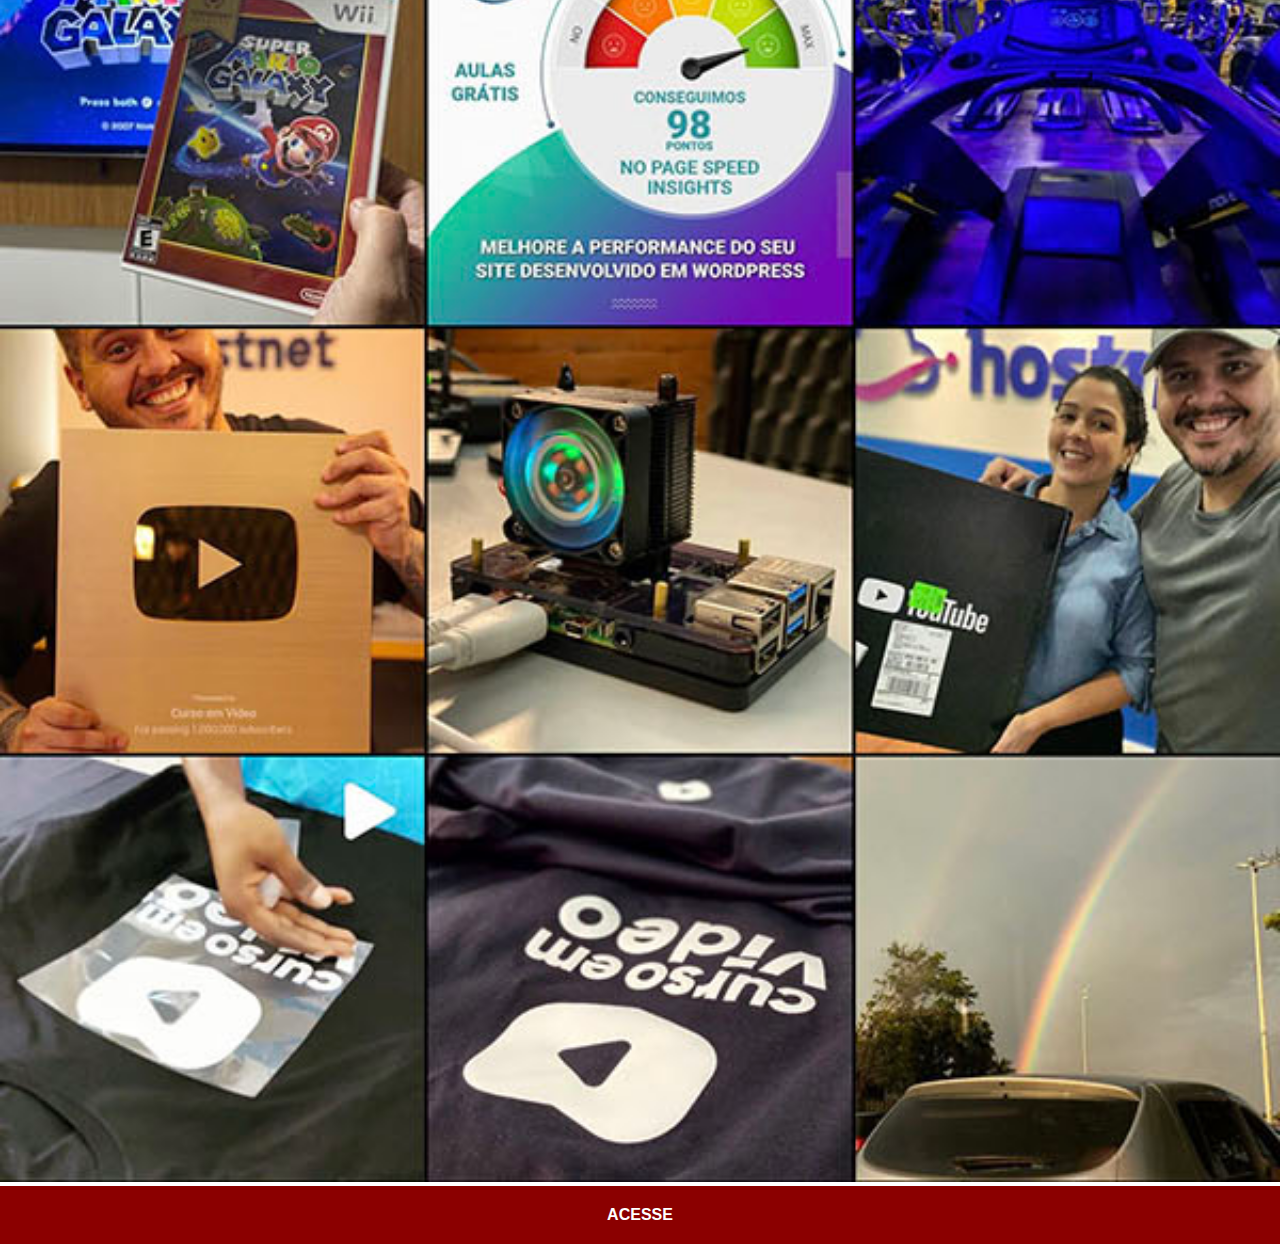
<file: instagram.html>
<!DOCTYPE html>
<html lang="pt-br">
<head>
    <meta charset="UTF-8">
    <meta name="viewport" content="width=device-width, initial-scale=1.0">
    <title>Instagram</title>
    <link rel="stylesheet" href="estilos/sociais.css">
</head>
<body>
    <img src="imagens/tela-instagram.jpg" alt="Instagram">
    <a href="https://www.instagram.com/gustavoguanabara/" target="_blank">ACESSE</a>
</body>
</html>
</file>
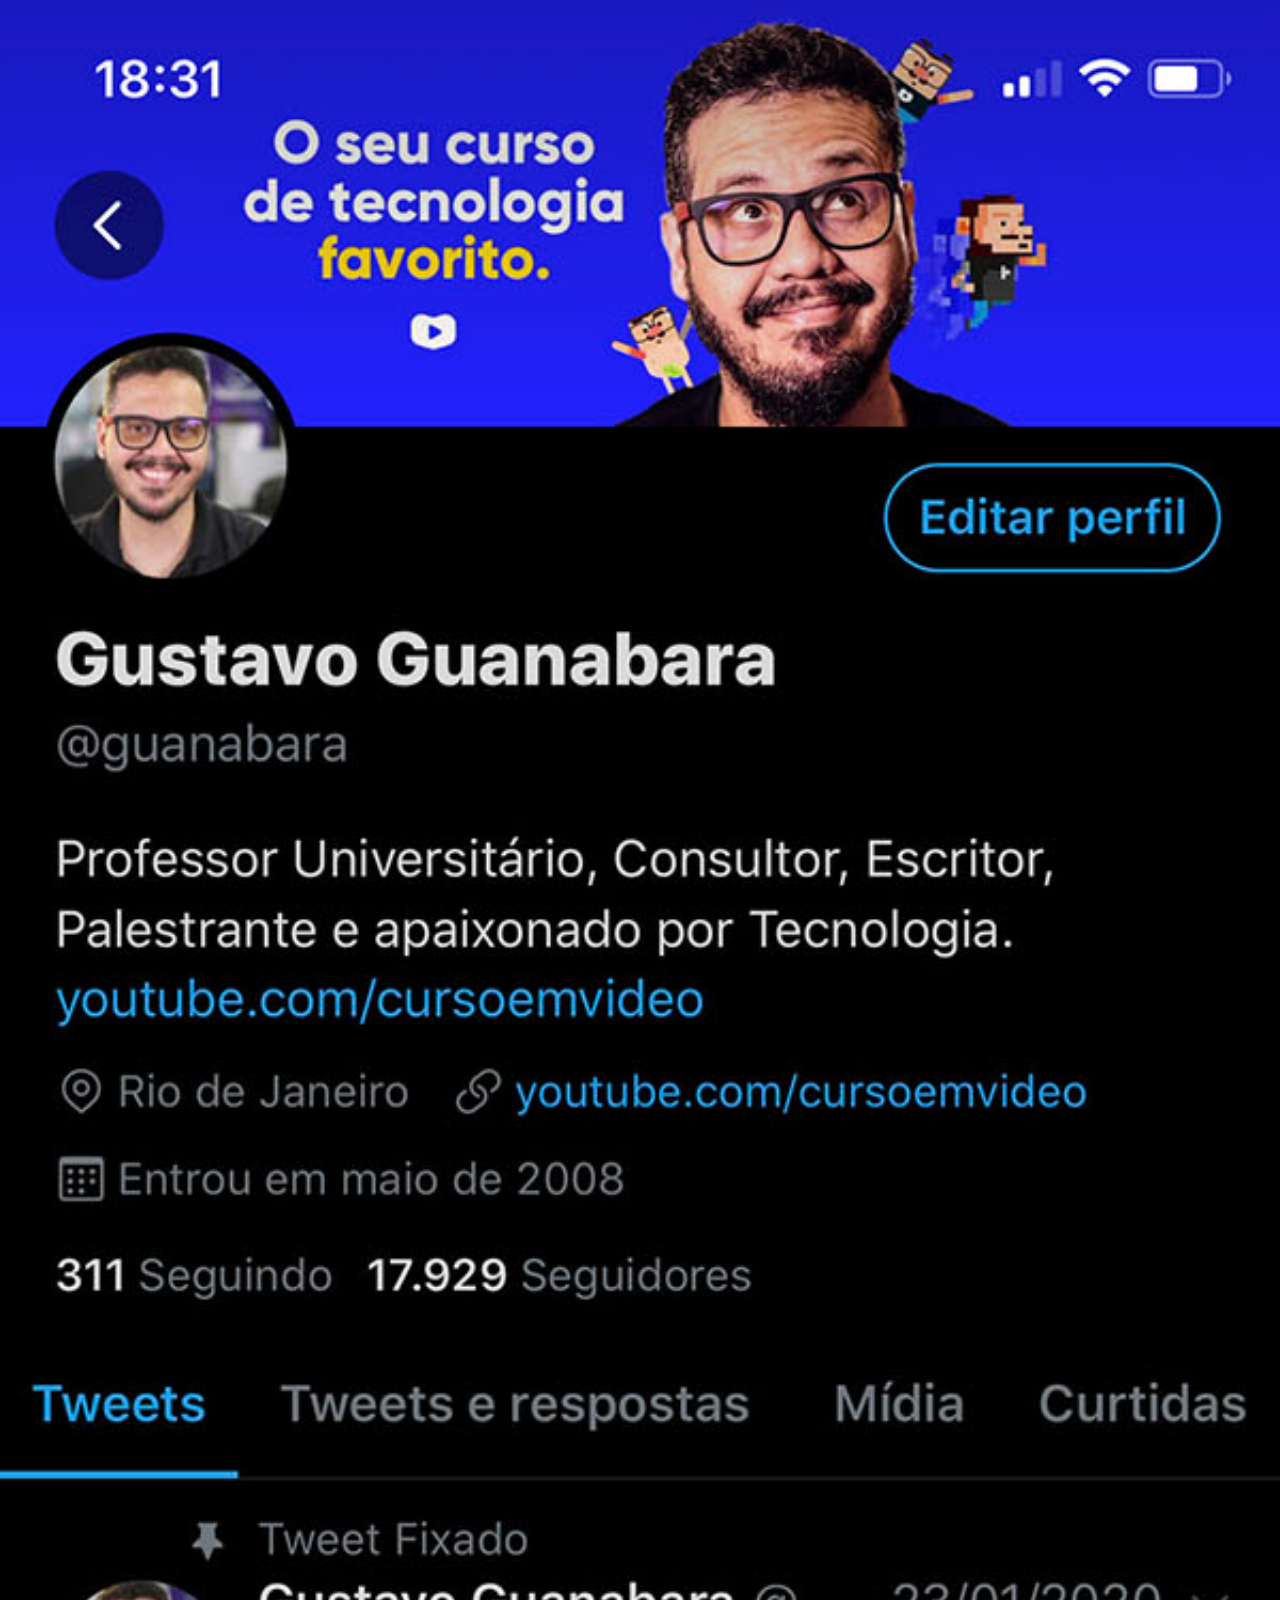
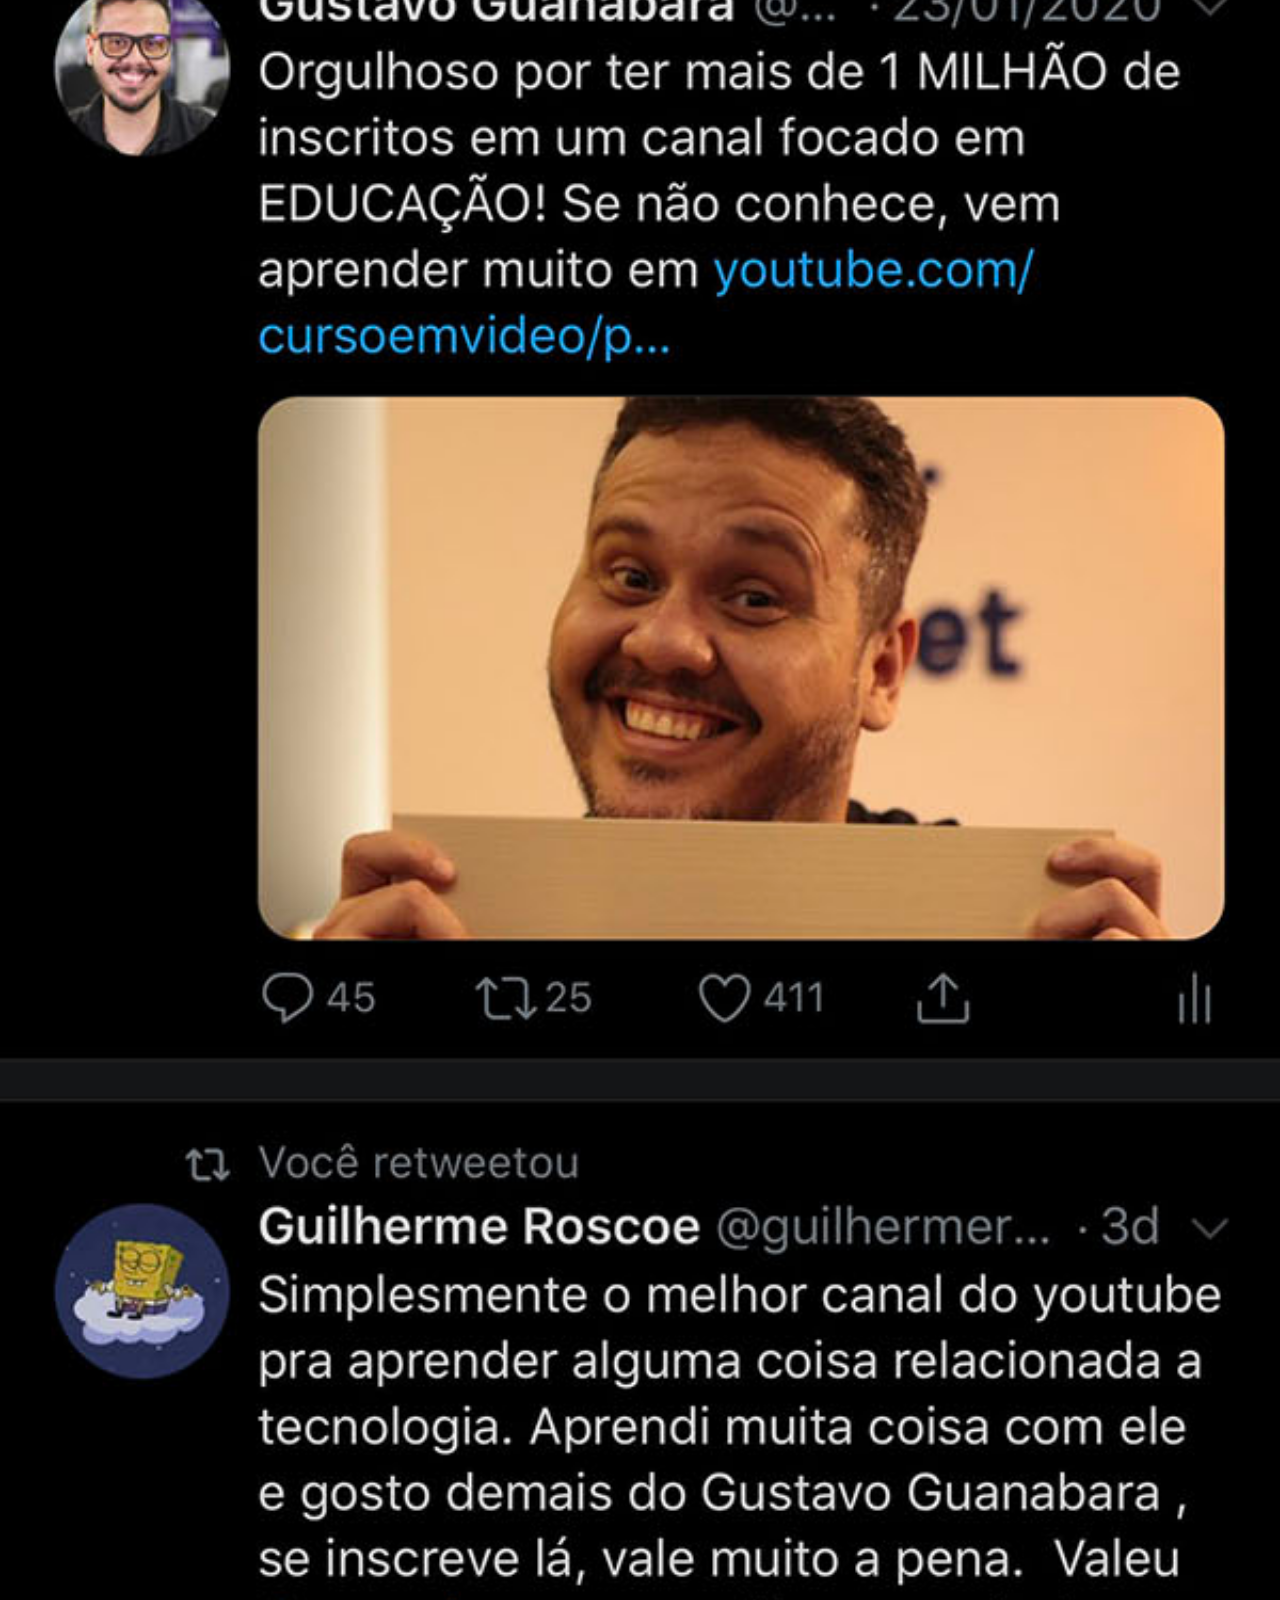
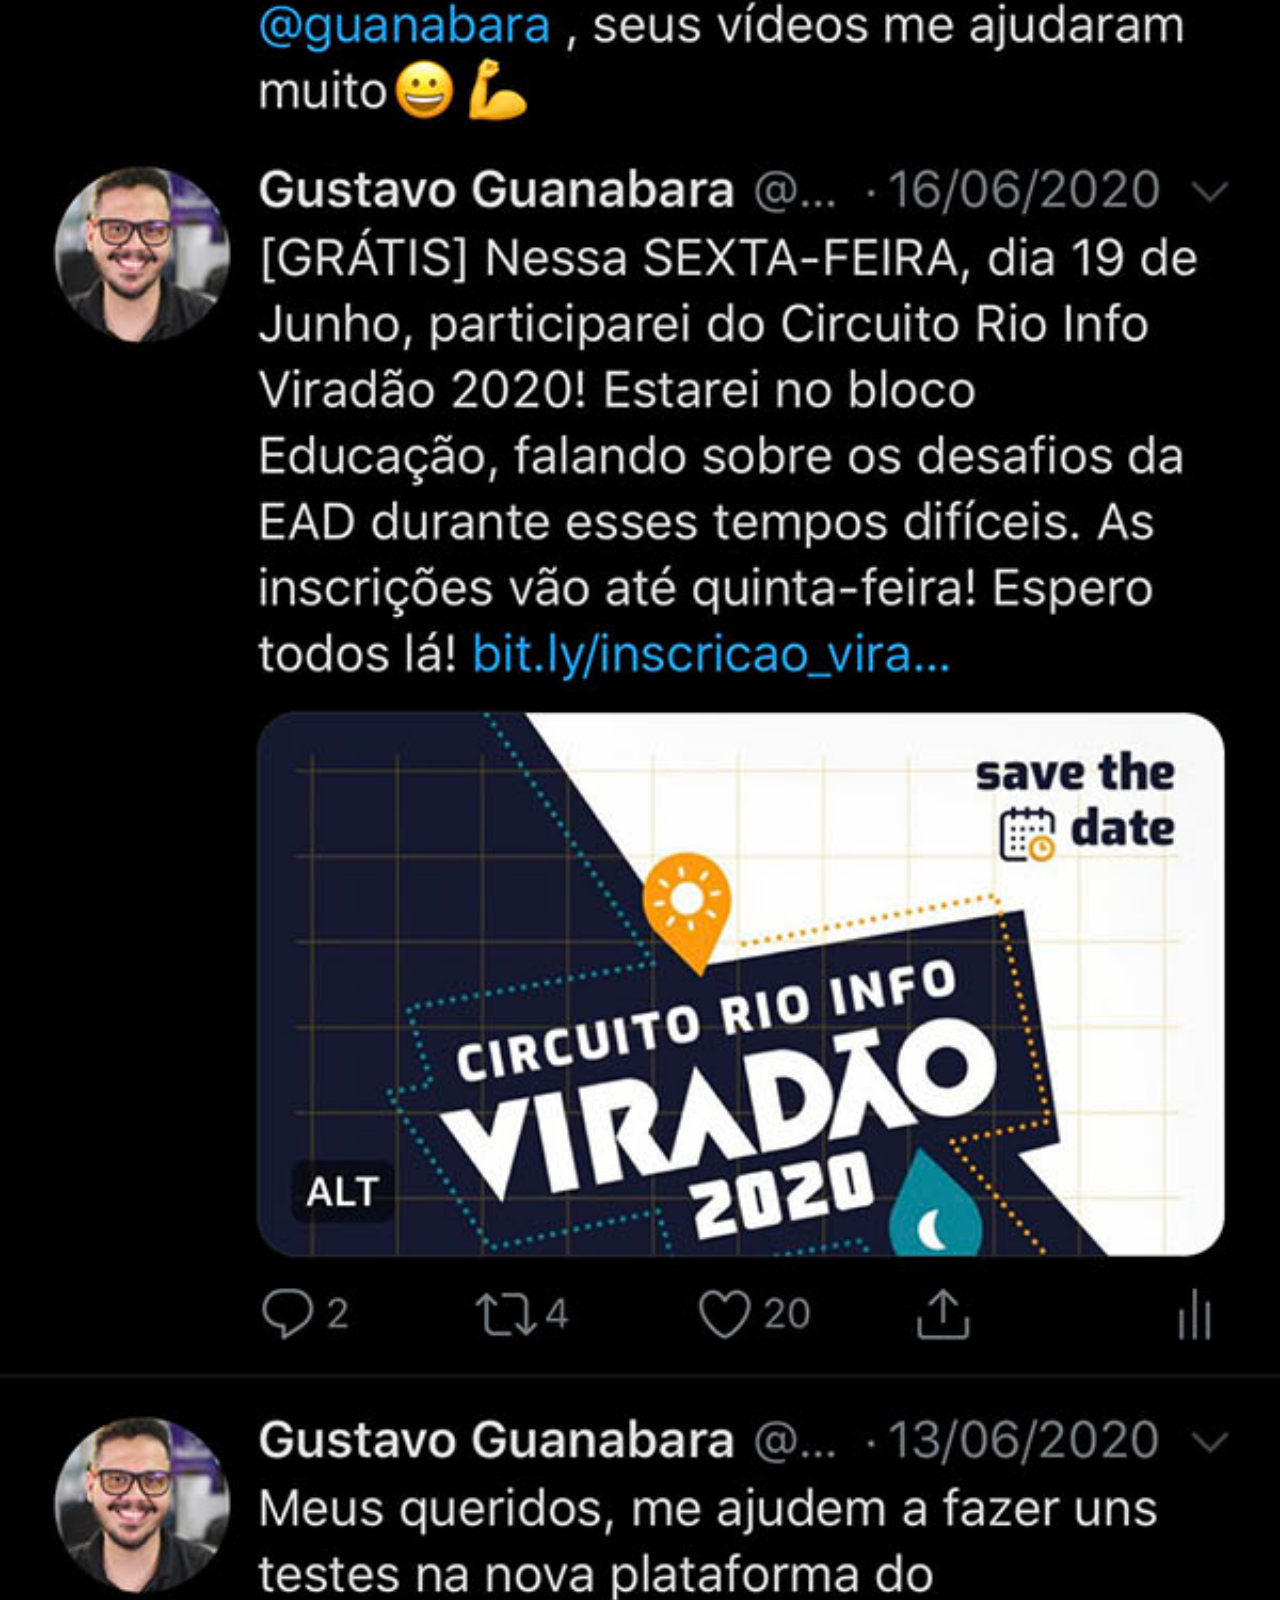
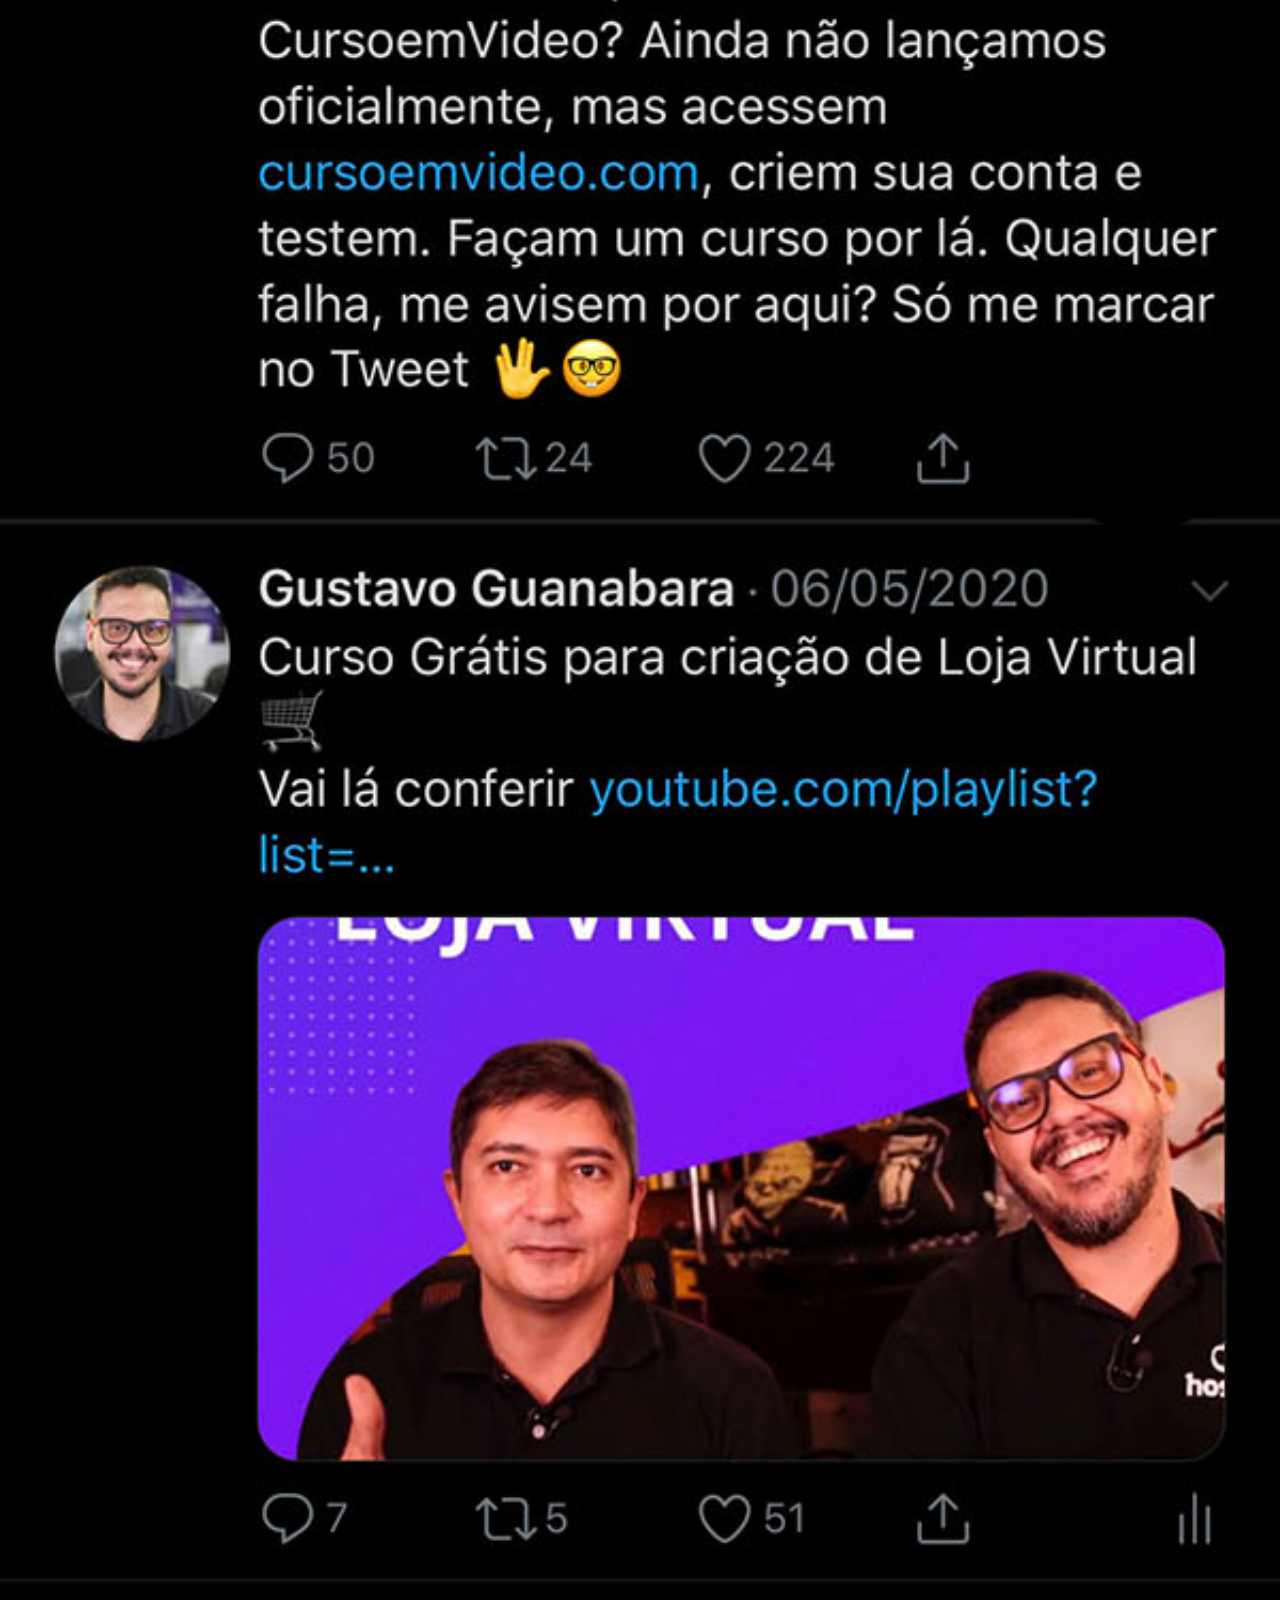
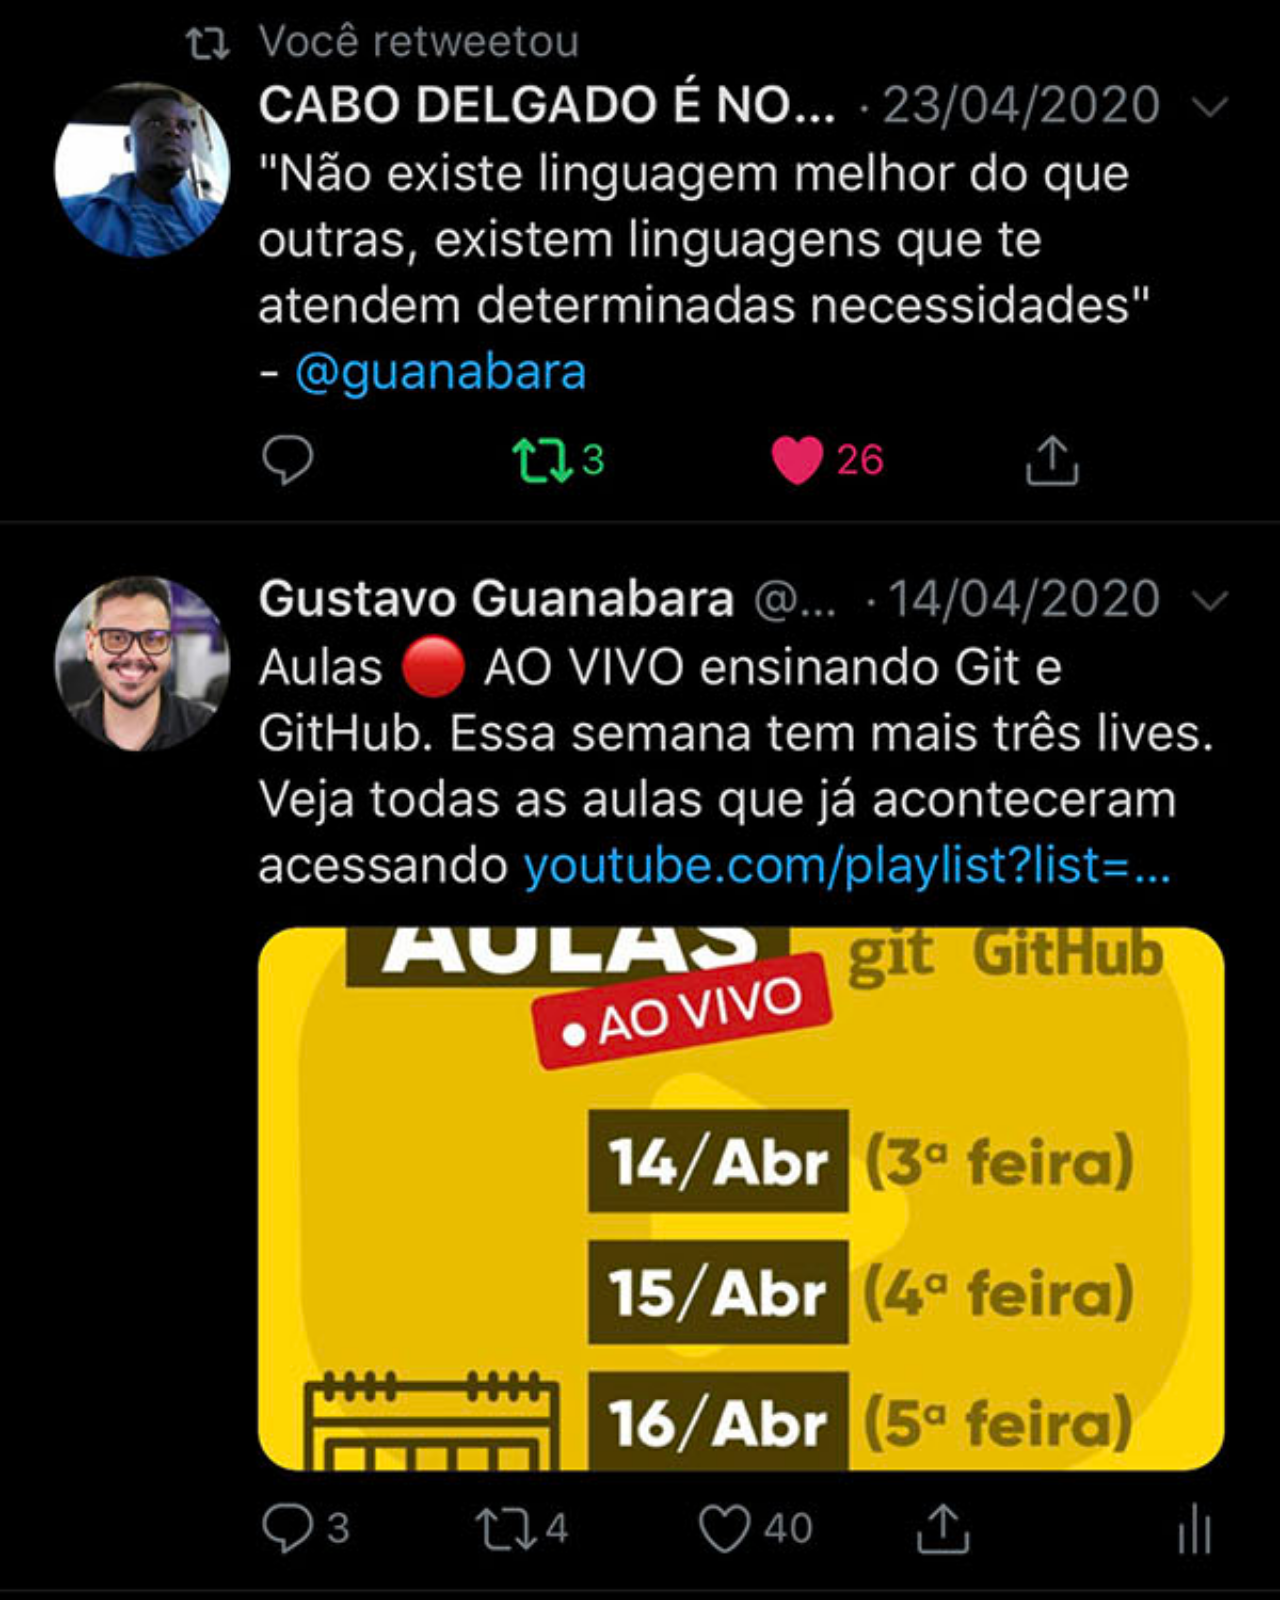
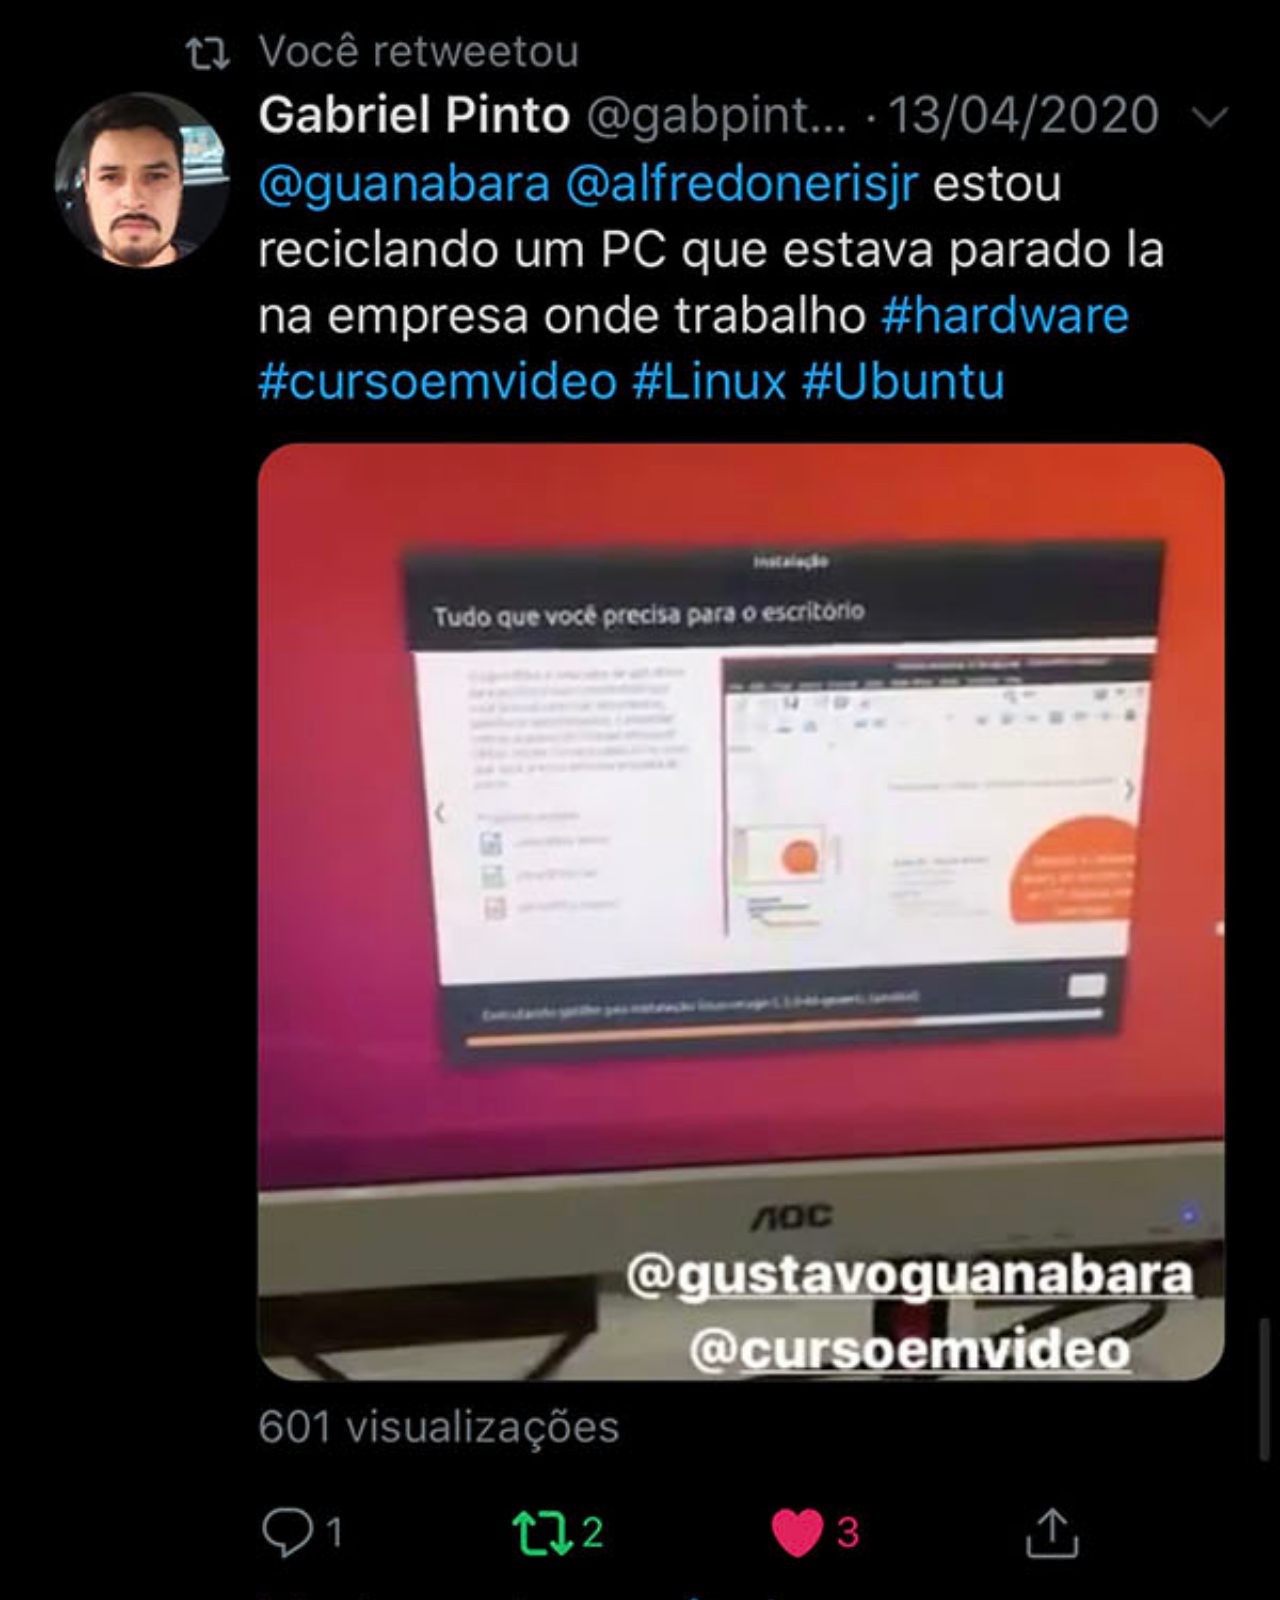
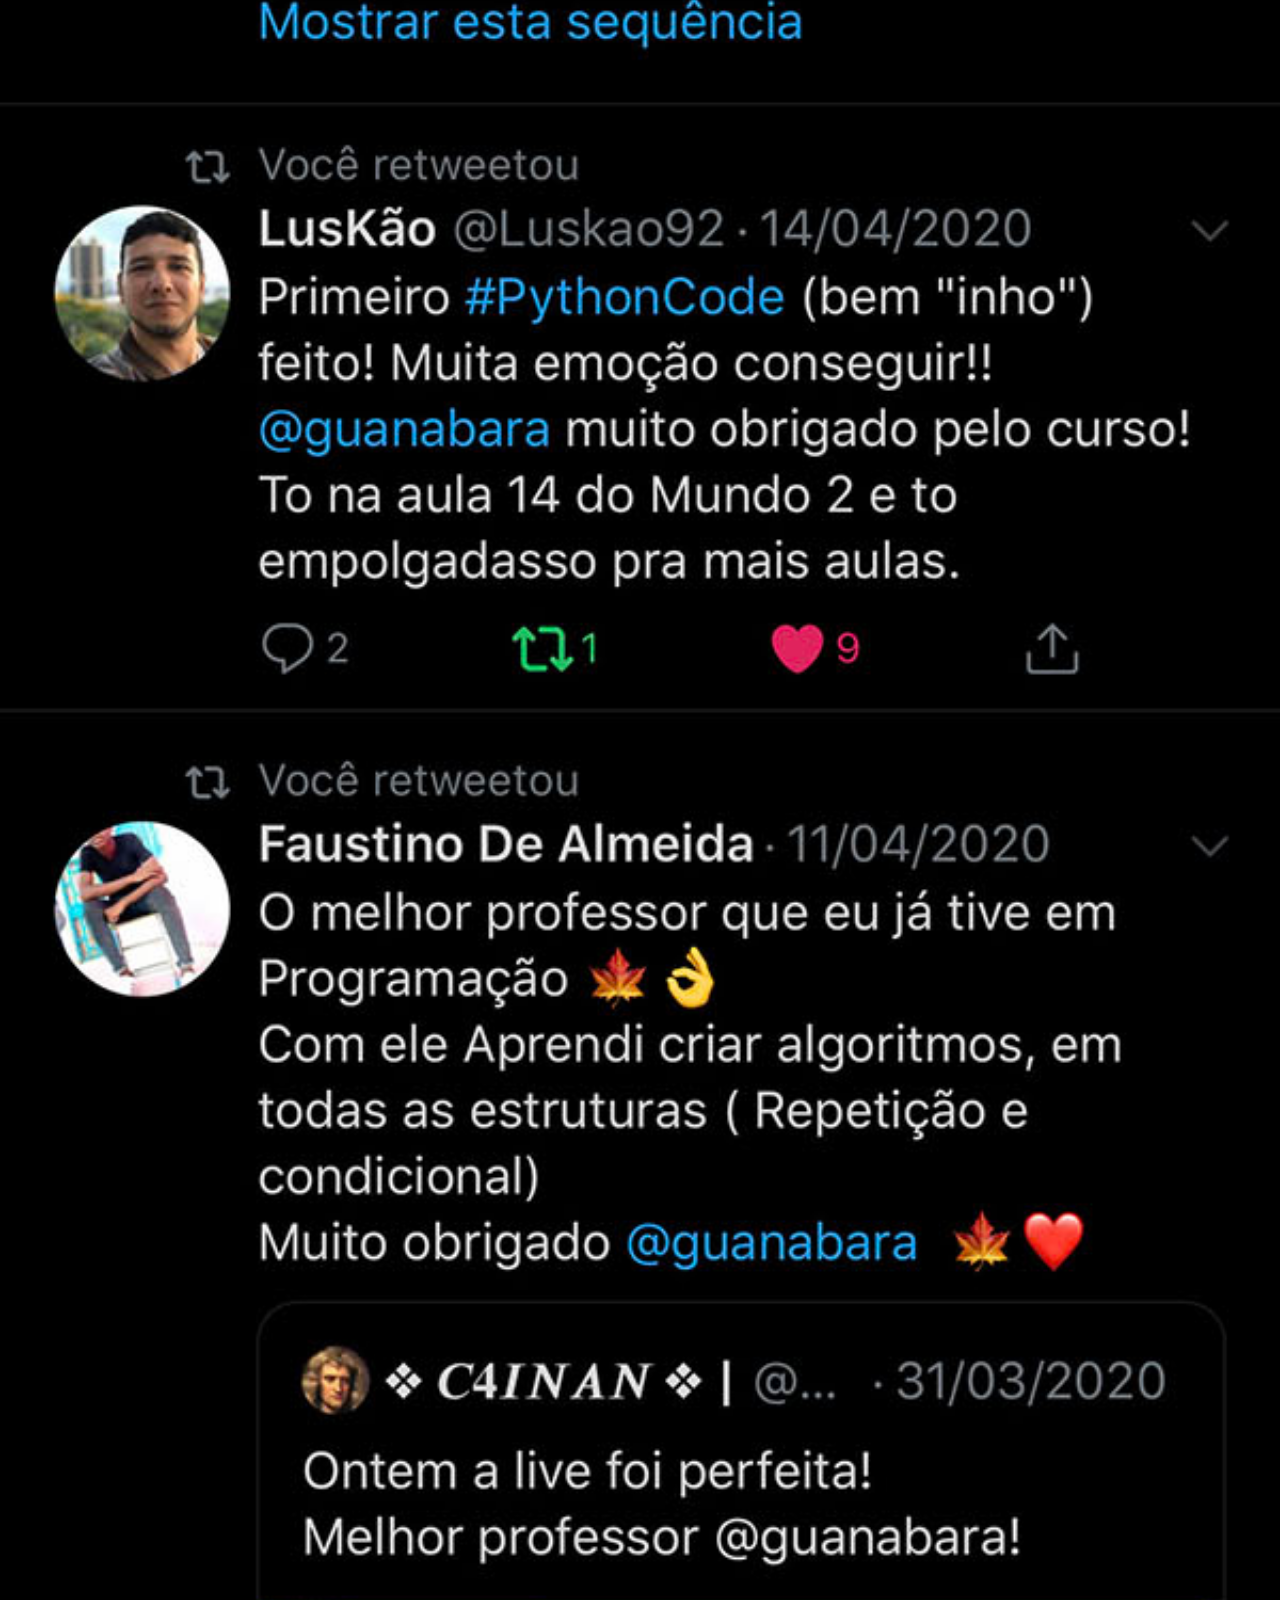
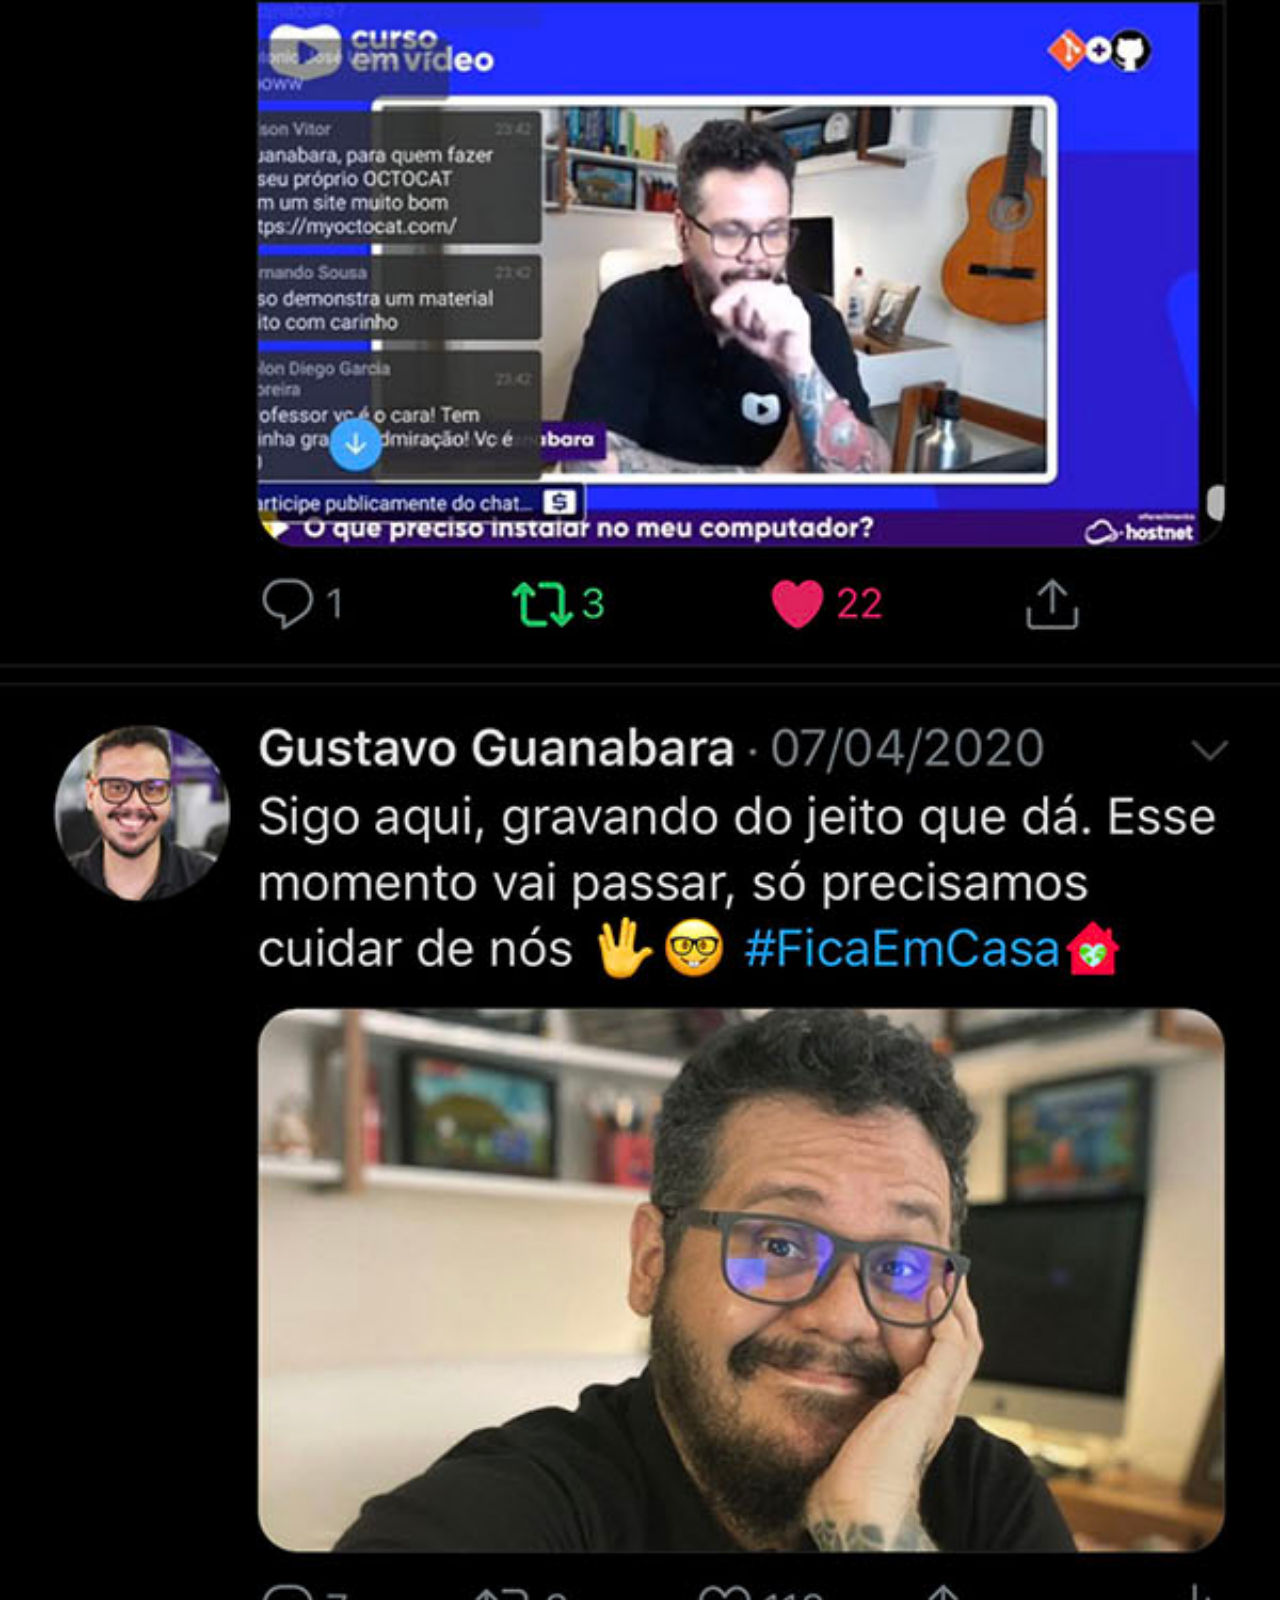
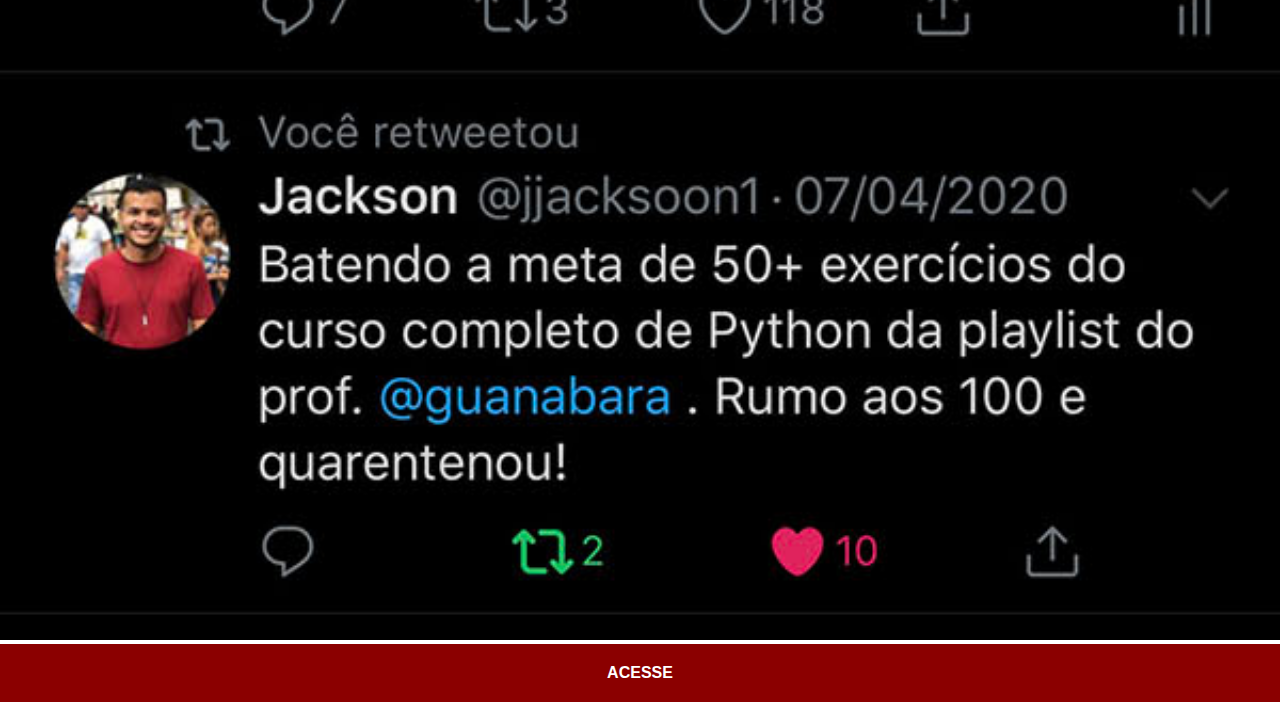
<file: twitter.html>
<!DOCTYPE html>
<html lang="pt-br">
<head>
    <meta charset="UTF-8">
    <meta name="viewport" content="width=device-width, initial-scale=1.0">
    <title>Twitter</title>
    <link rel="stylesheet" href="estilos/sociais.css">
</head>
<body>
    <img src="imagens/tela-twitter.jpg" alt="Twitter">
    <a href="https://x.com/guanabara" target="_blank">ACESSE</a>
</body>
</html>
</file>
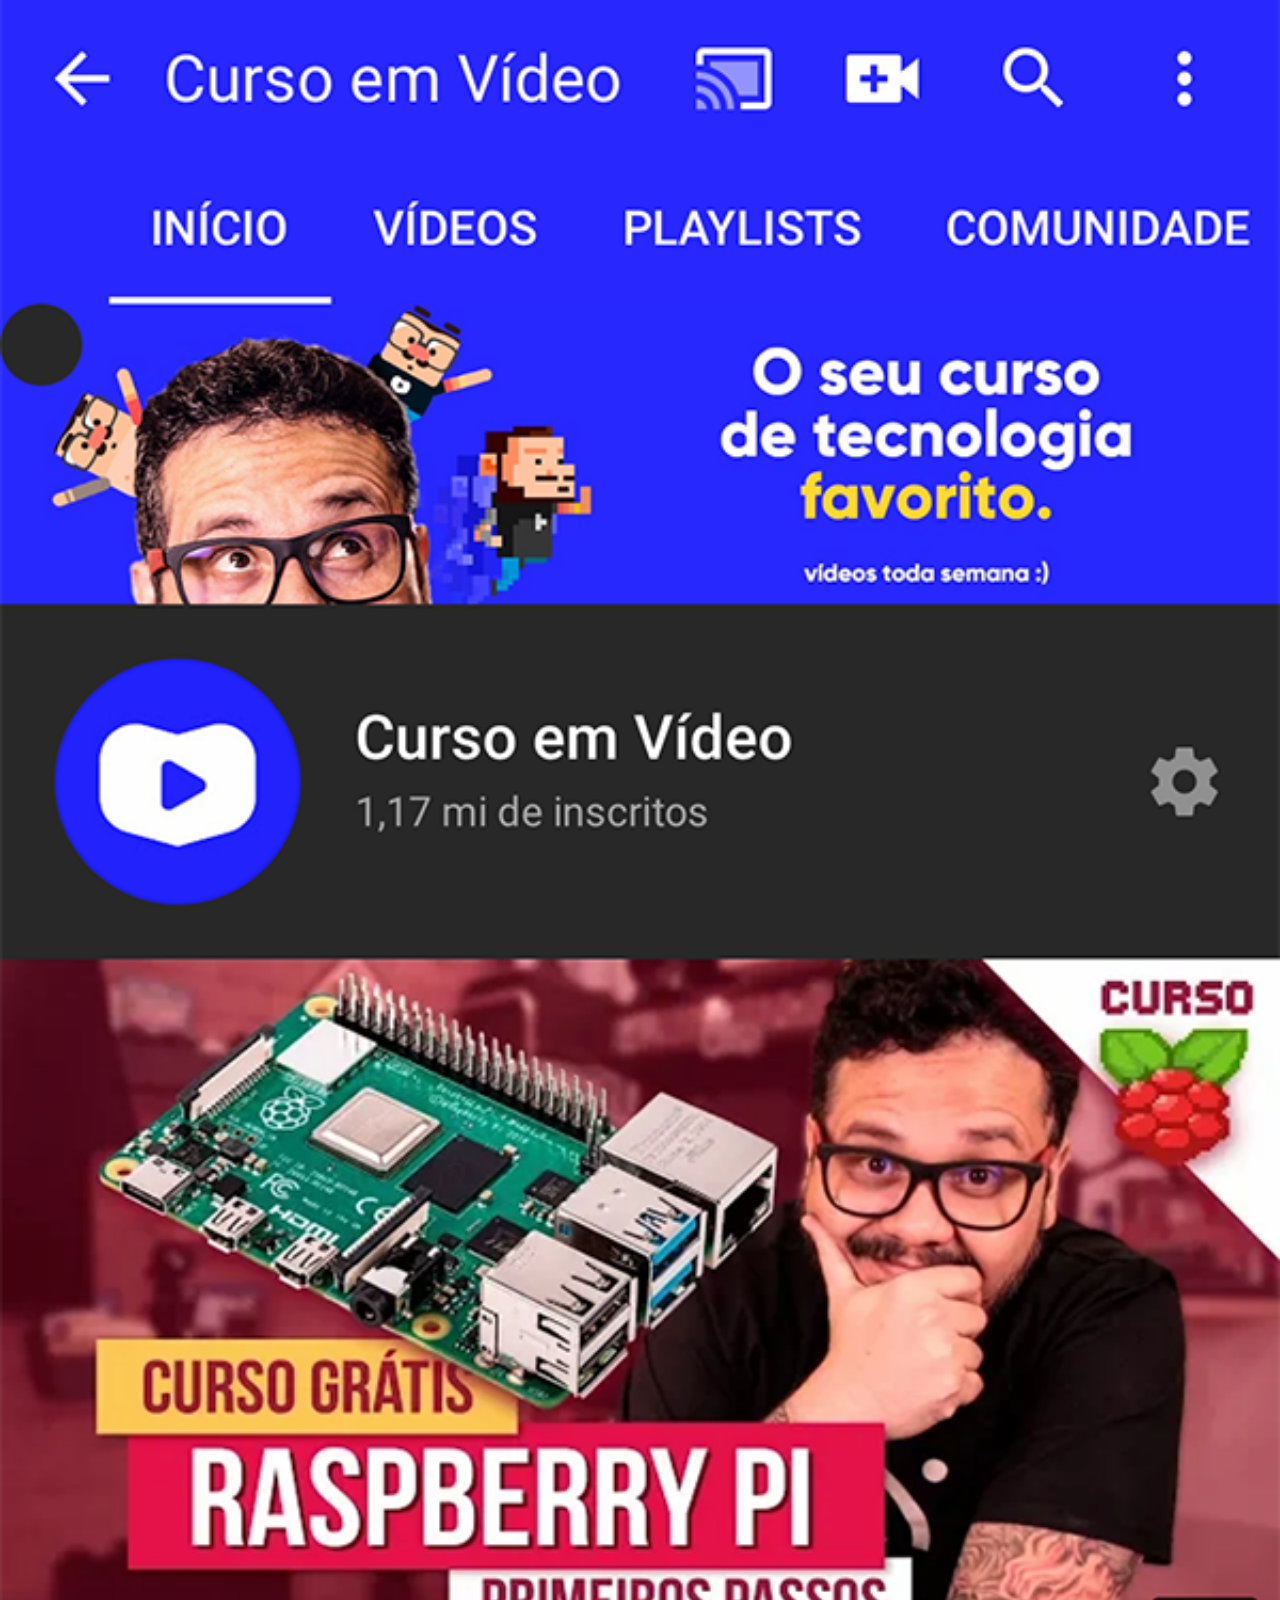
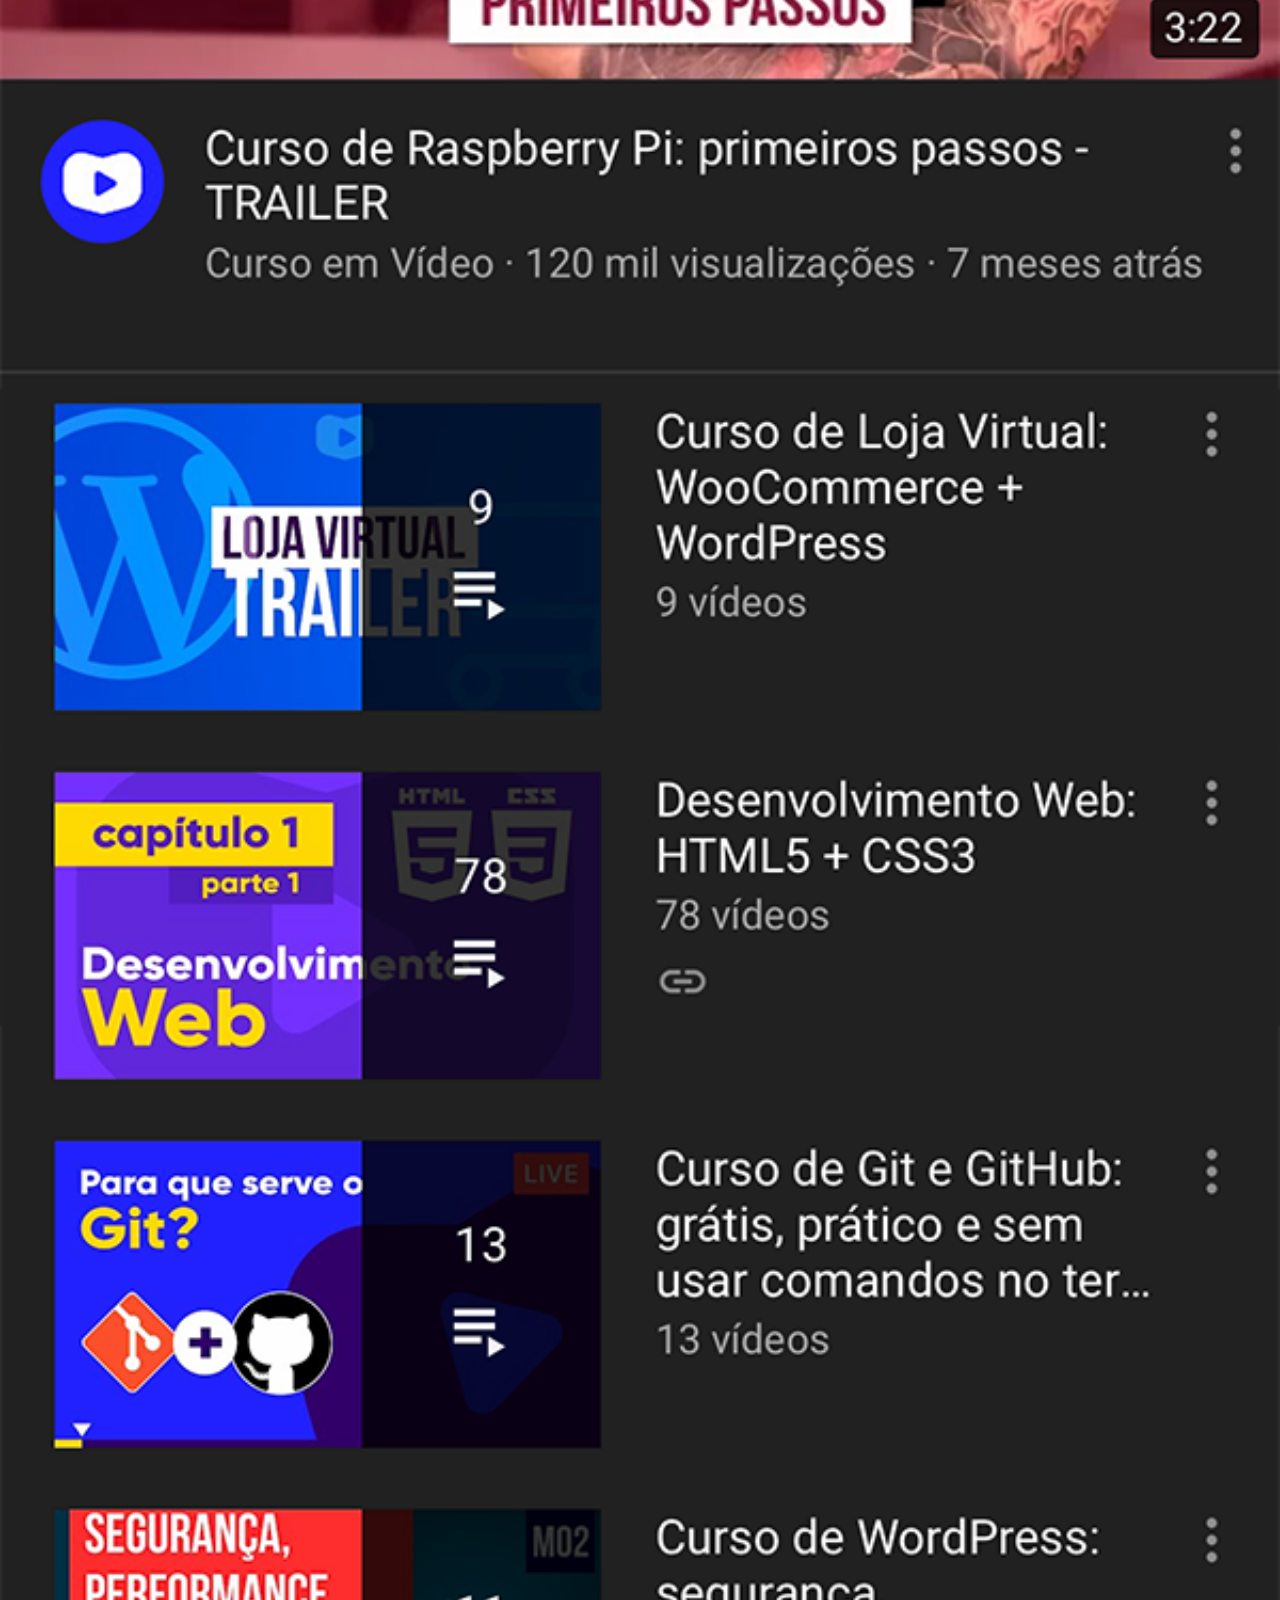
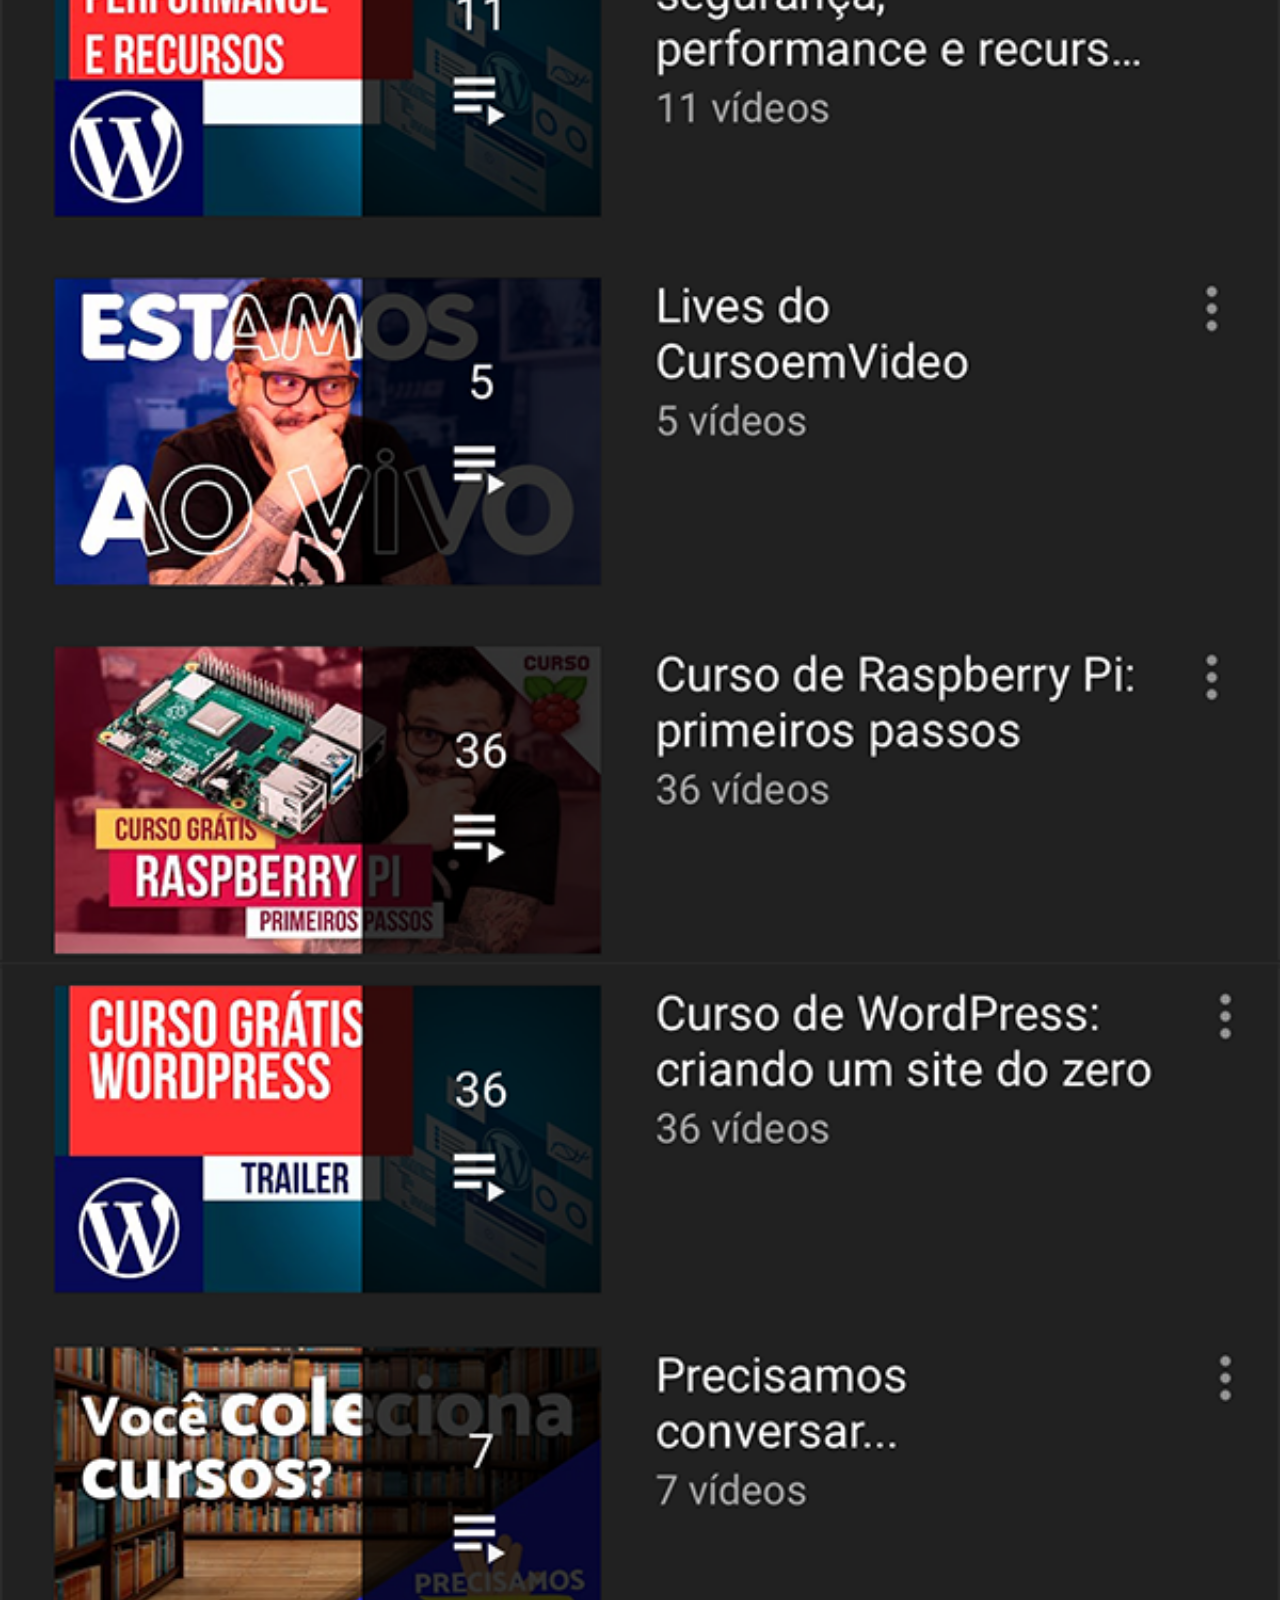
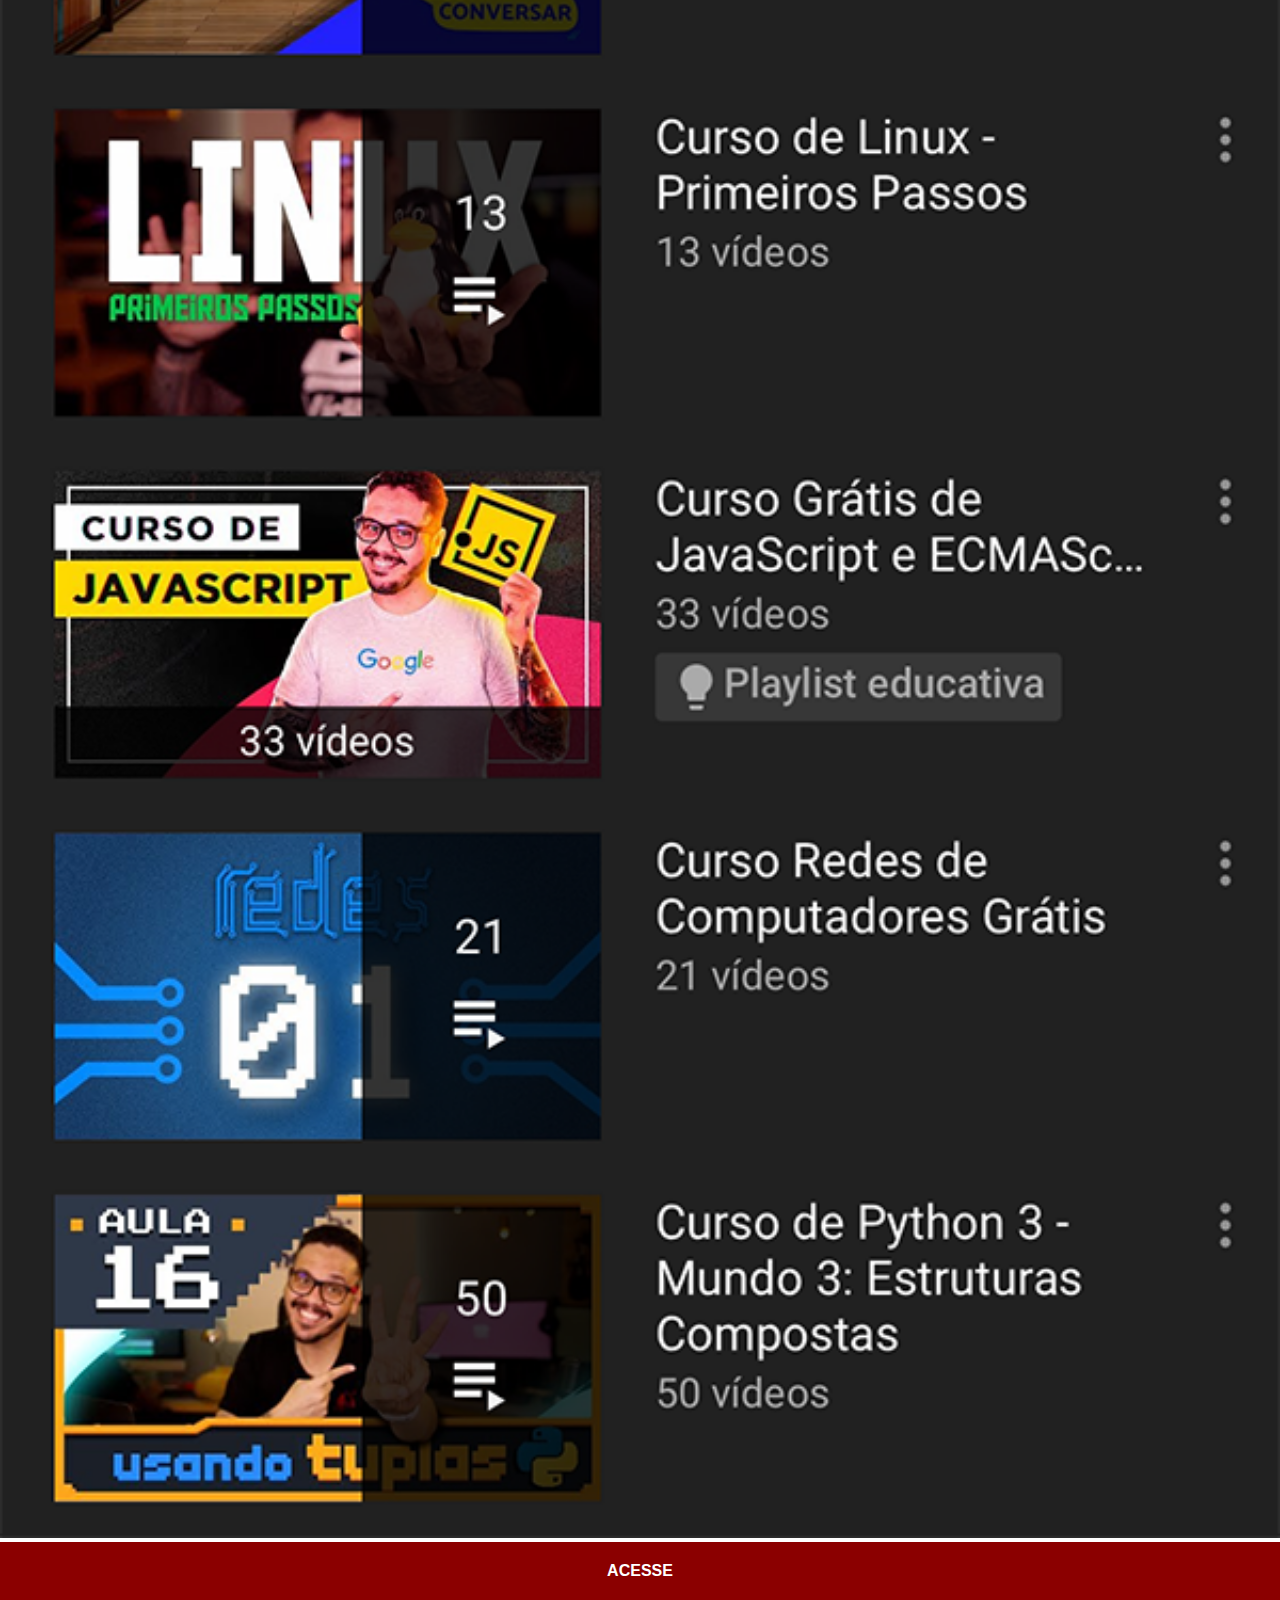
<file: youtube.html>
<!DOCTYPE html>
<html lang="pt-br">
<head>
    <meta charset="UTF-8">
    <meta name="viewport" content="width=device-width, initial-scale=1.0">
    <link rel="stylesheet" href="estilos/sociais.css">
    <title>Youtube</title>
</head>
<body>
    <img src="imagens/tela-youtube.png" alt="Youtube">
    <a href="https://www.youtube.com/c/CursoemV%C3%ADdeo/playlists" target="_blank">ACESSE</a>
</body>
</html>
</file>
<file: estilos/style.css>
@charset "UTF-8";

* {
    margin: 0px;
    padding: 0px;
    font-family: Arial, Helvetica, sans-serif;
}

::-webkit-scrollbar{
    width: 0px;
    height: 0px;
}

html, body {
    height: 100vh;
    width: 100vw;
    background-color: black;
}

body {
    background: url('../imagens/fundo-madeira.jpg') no-repeat top center;
    background-size: cover; /* para cobrir a tela inteira */
    background-attachment: fixed;/* para nao aver rolagem de tela */
}

main {
    position: relative;
    height: 100vh;
   
}

section#telefone {
    position: absolute;
    top: 50%;
    left: 50%;
    transform: translate(-50%, -50%);

    height: 627px;
    width: 311px;
    background:  url('../imagens/frame-iphone.png') no-repeat;
}

iframe#tela {
    position: relative;
    top: 80px;
    left: 22px;
    width: 267px;
    height: 471px;
}

section#redes-sociais {
    text-align: right;
}

section#redes-sociais img {
    width: 50px;
    margin: 15px;
    border-radius: 50%;
    box-shadow: 2px 2px rgba(0, 0, 0, 0.404);
    box-sizing: border-box;

}

section#redes-sociais img:hover {
    border: 2px solid rgba(255, 255, 255, 0.712);
    transform: translate(-3px,-3px);
    box-shadow: 5px 5px 10px rgba(0, 0, 0, 0.616);
    transition: transform .3s, border 1s;
}
</file>
<file: estilos/sociais.css>
@charset "UTF-8";

* {
    margin: 0px;
    padding: 0px;
    font-family: Arial, Helvetica, sans-serif;
}

::-webkit-scrollbar{
    width: 0px;
    height: 0px;
}

img {
    width: 100vw;
}

a {
    display: block;
    background-color: darkred;
    color: white;
    padding: 20px;
    text-align: center;
    font-weight: bolder;
    text-decoration: none;

}

a:hover {
    background-color: red;
}
</file>
